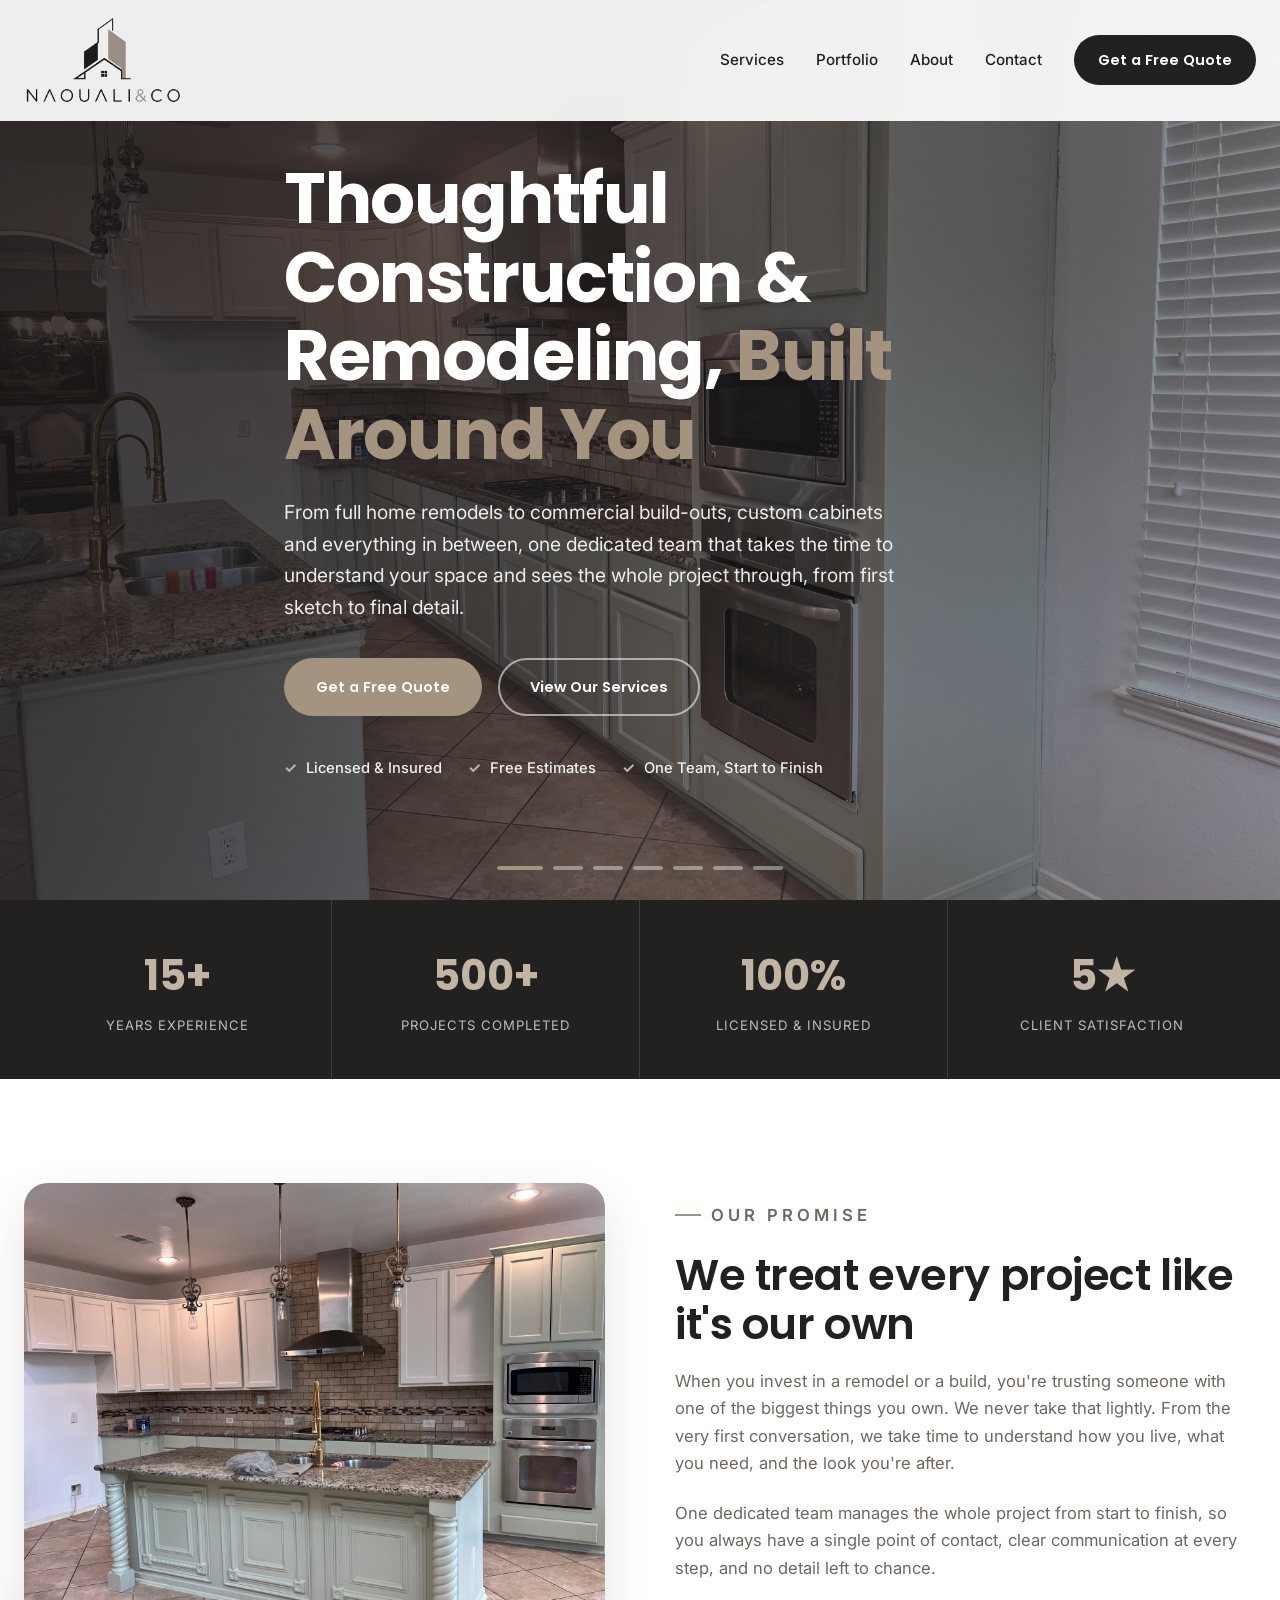
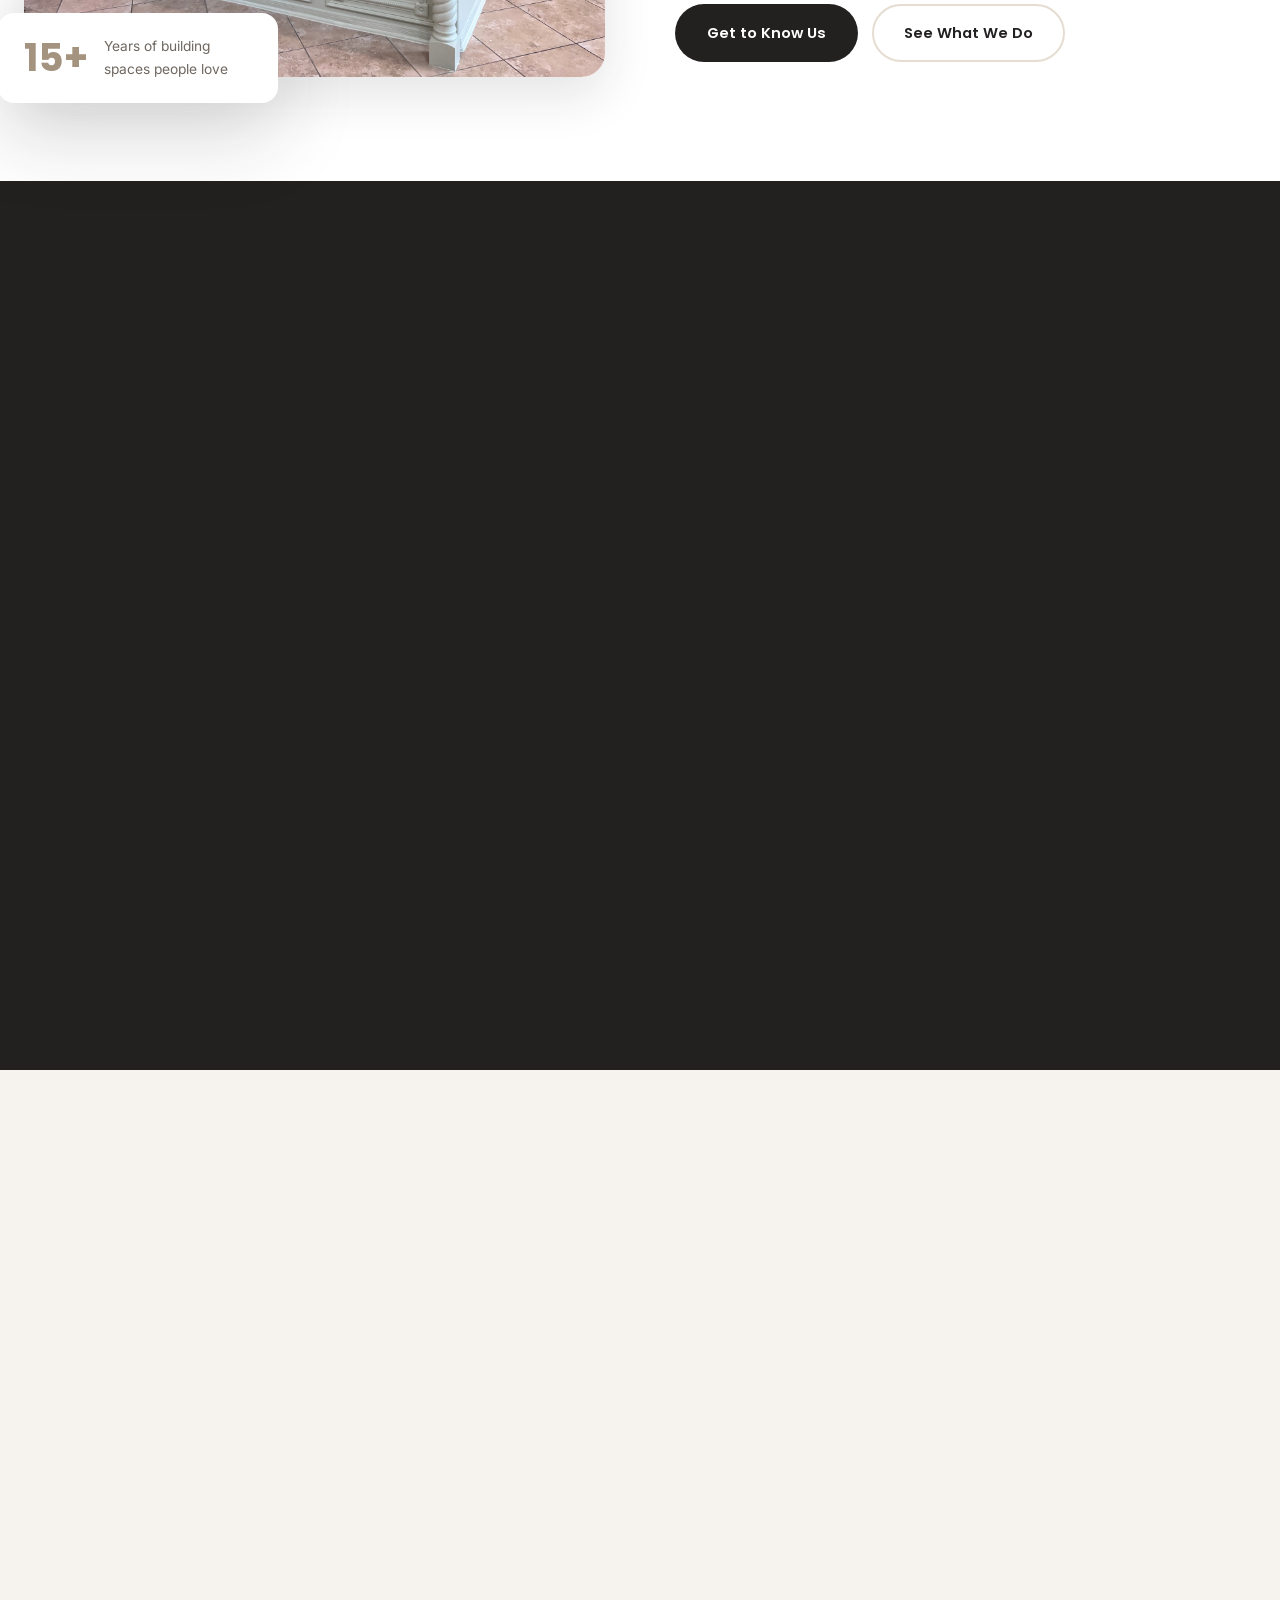
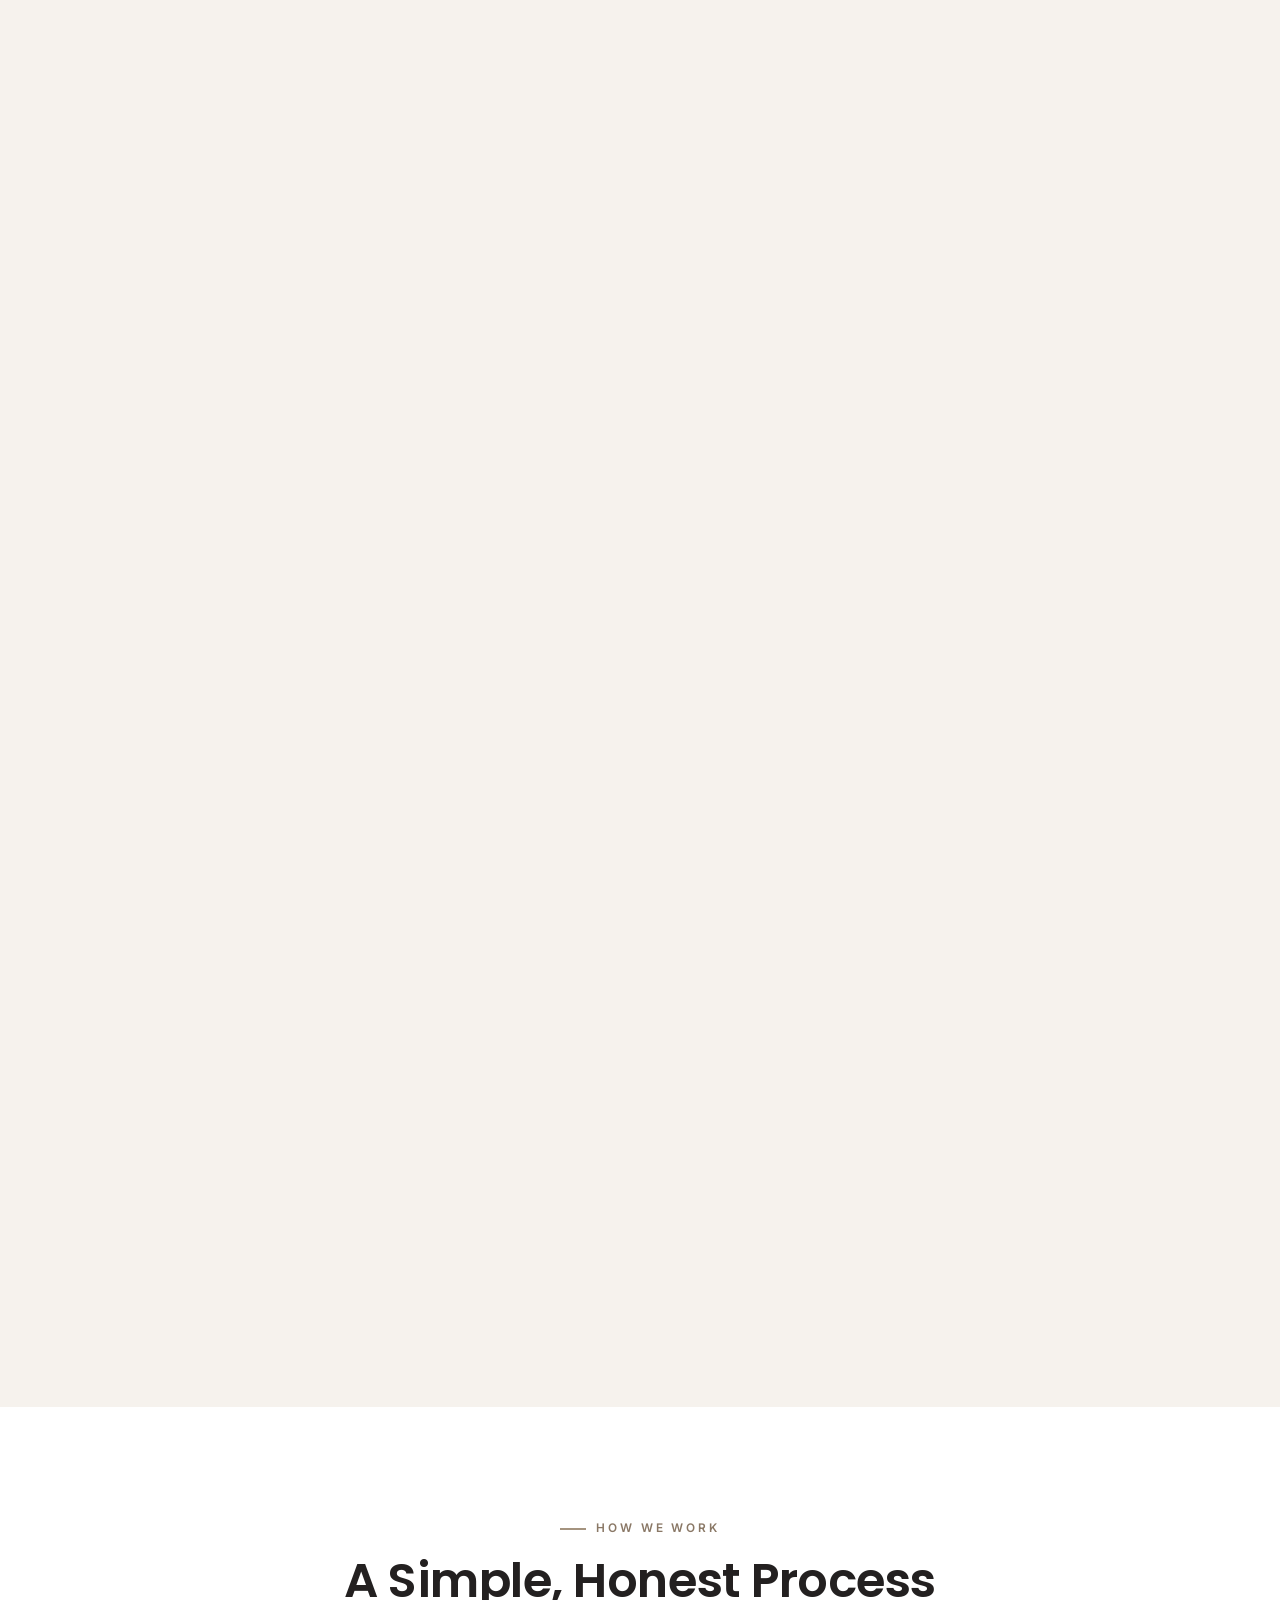
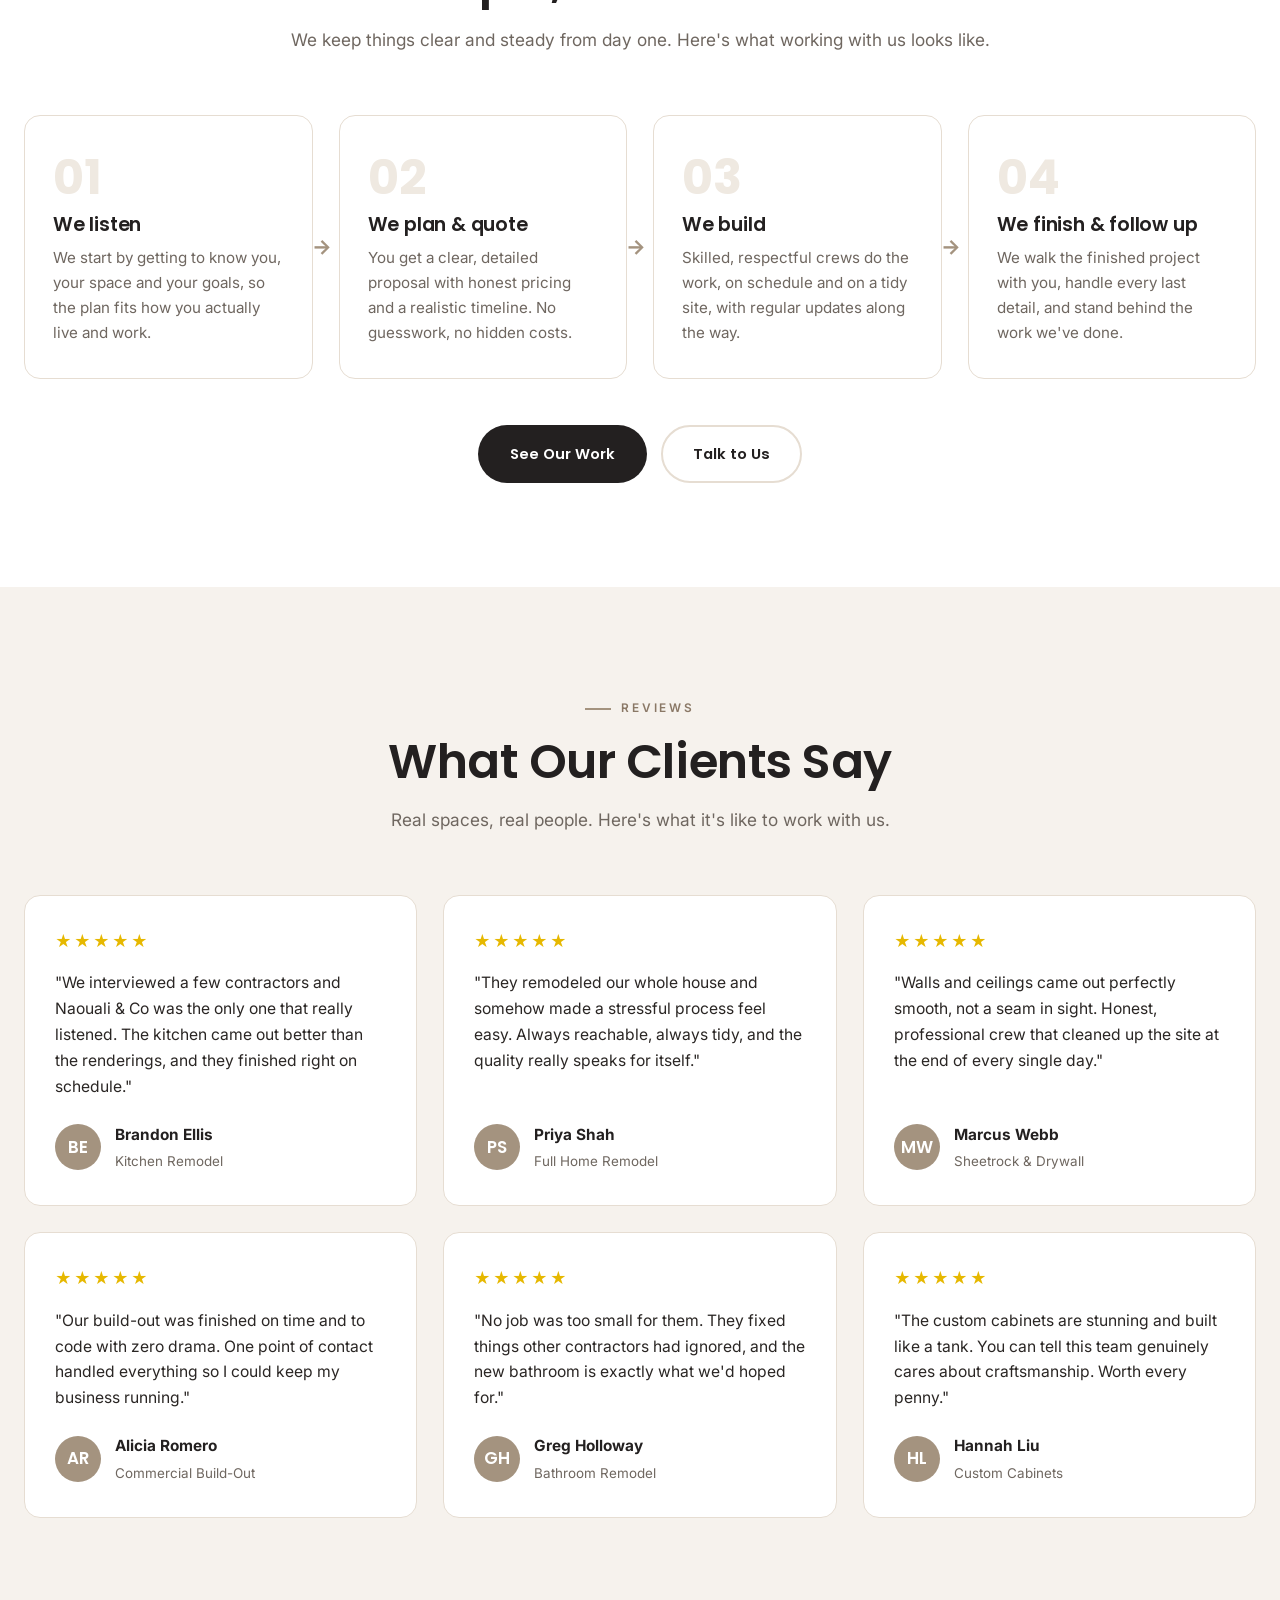
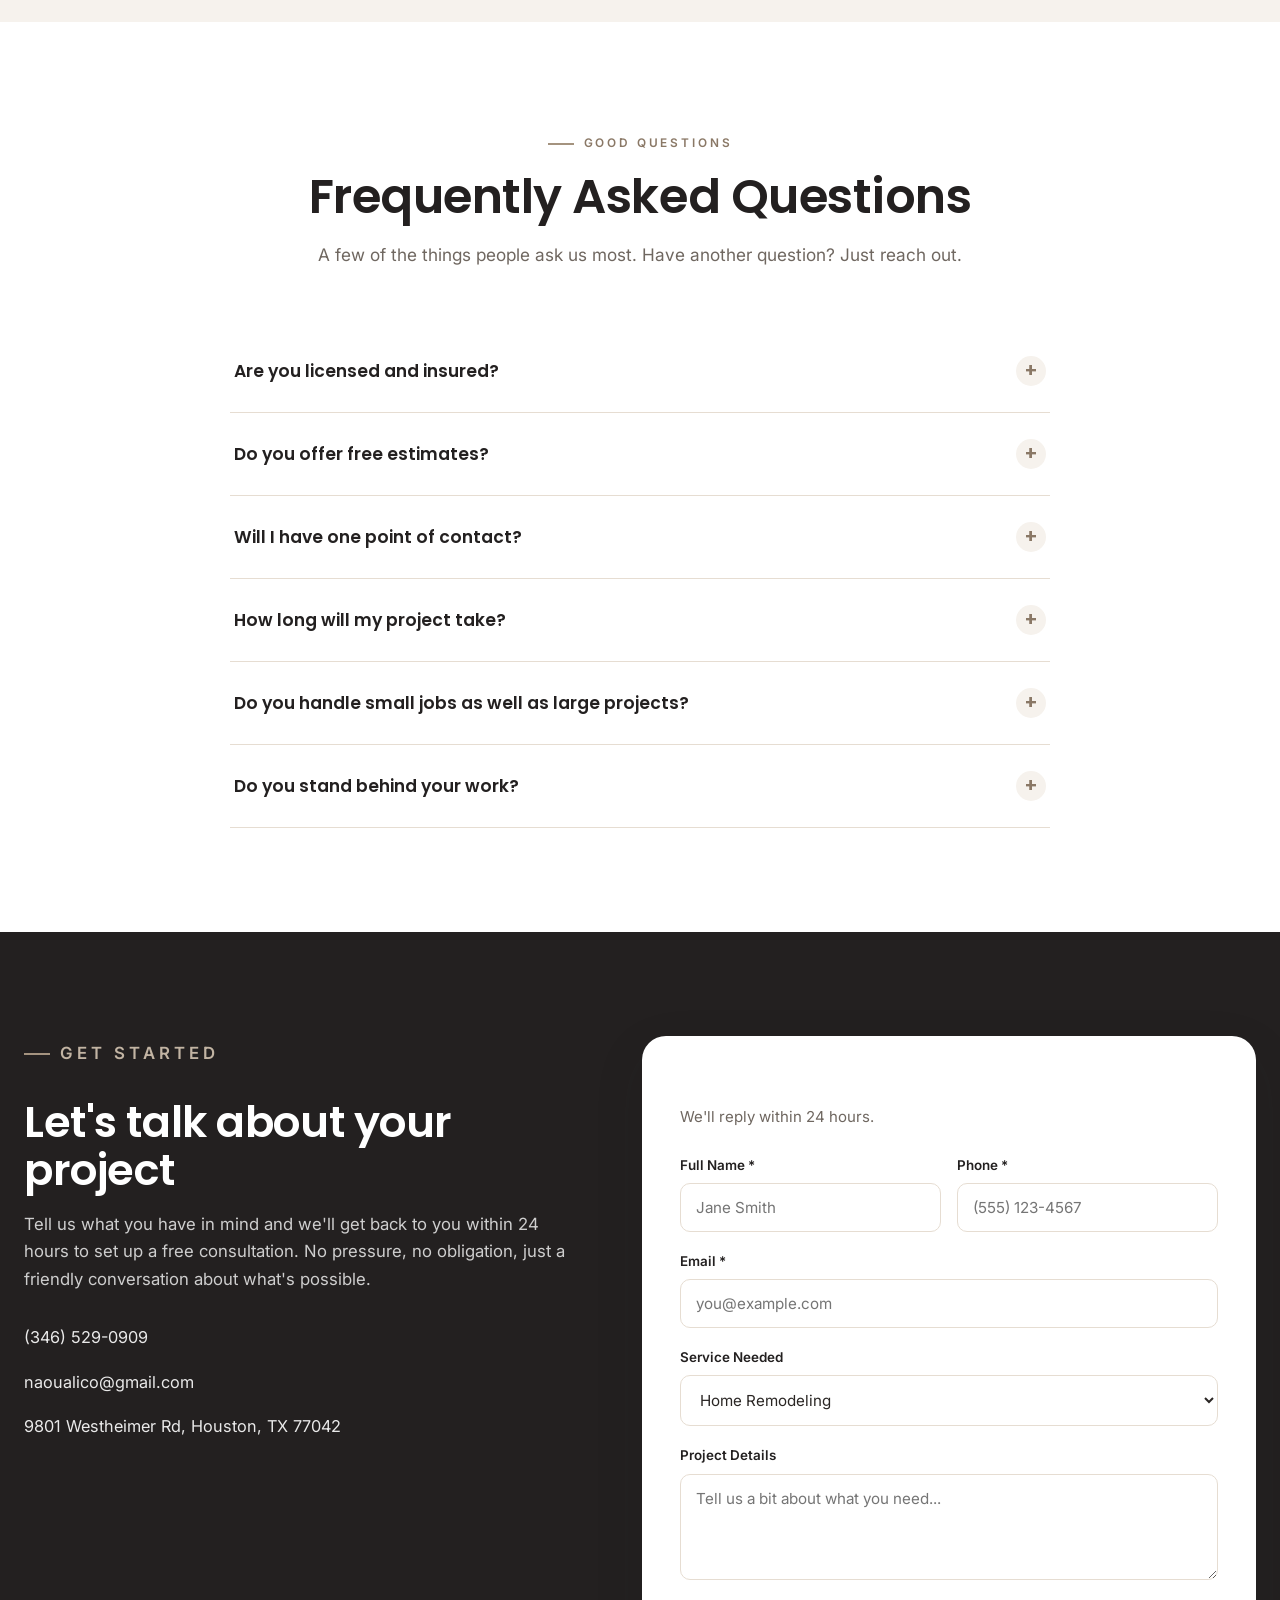
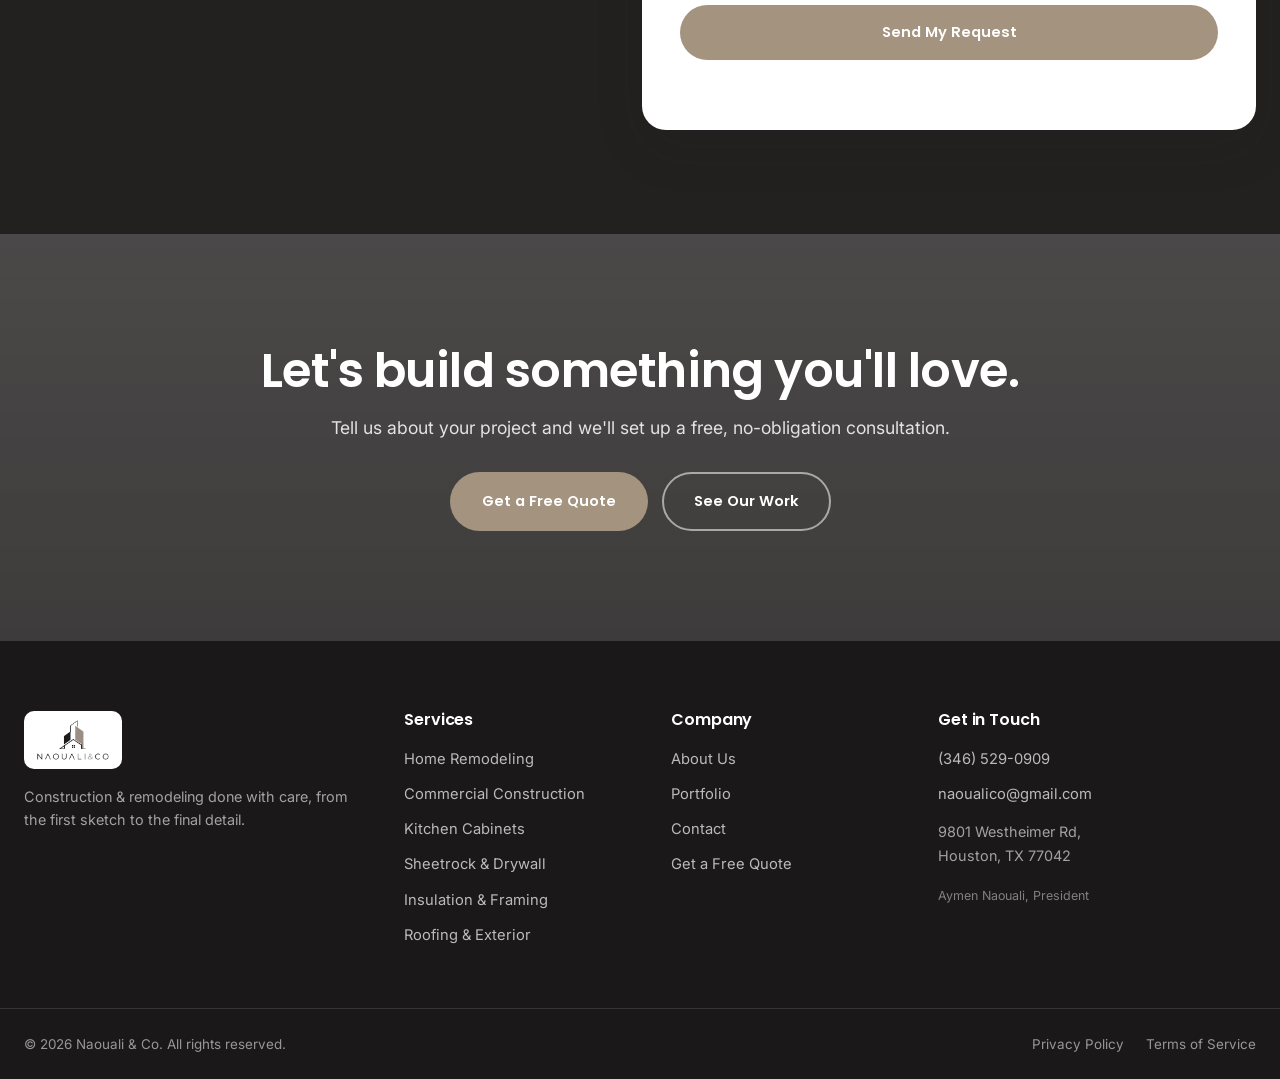
<file: index.html>
<!DOCTYPE html>
<html lang="en">
<head>
  <meta charset="UTF-8" />
  <meta name="viewport" content="width=device-width, initial-scale=1.0" />
  <title>Naouali &amp; Co | Construction &amp; Remodeling Contractor</title>
  <meta name="description" content="Naouali & Co is a full-service construction & remodeling company. Home remodels, commercial construction, custom kitchen cabinets, sheetrock, insulation and finishing, one dedicated team, start to finish." />

  <link rel="icon" type="image/png" href="static/logo.png" />

  <meta property="og:title" content="Naouali & Co | Construction & Remodeling" />
  <meta property="og:description" content="Thoughtful construction & remodeling, built around you. One team, from first sketch to final detail." />
  <meta property="og:image" content="static/logo.png" />
  <meta property="og:type" content="website" />

  <link rel="preconnect" href="https://fonts.googleapis.com" />
  <link rel="preconnect" href="https://fonts.gstatic.com" crossorigin />
  <link href="https://fonts.googleapis.com/css2?family=Poppins:wght@400;500;600;700&family=Inter:wght@300;400;500;600&display=swap" rel="stylesheet" />

  <link rel="stylesheet" href="styles.css" />
</head>
<body>

  <!-- ===== NAVBAR ===== -->
  <header class="navbar" id="navbar">
    <div class="container nav-inner">
      <a href="index.html" class="brand" aria-label="Naouali and Co home">
        <img src="static/logo.png" alt="Naouali & Co logo" class="brand-logo" />
      </a>
      <nav class="nav-links" id="navLinks">
        <a href="services.html">Services</a>
        <a href="portfolio.html">Portfolio</a>
        <a href="about.html">About</a>
        <a href="contact.html">Contact</a>
        <a href="contact.html" class="btn btn-nav">Get a Free Quote</a>
      </nav>
      <button class="nav-toggle" id="navToggle" aria-label="Toggle menu" aria-expanded="false">
        <span></span><span></span><span></span>
      </button>
    </div>
  </header>

  <!-- ===== HERO (carousel) ===== -->
  <section class="hero" id="home">
    <div class="hero-slides">
      <div class="hero-slide active" style="background-image:url('static/images/kitchen-cabinets/IMG_2395.jpeg')"></div>
      <div class="hero-slide" style="background-image:url('static/images/commercial-insulation/IMG_7858.jpeg')"></div>
      <div class="hero-slide" style="background-image:url('static/images/kitchen-cabinets/IMG_2375.jpeg')"></div>
      <div class="hero-slide" style="background-image:url('static/images/sheet-rock-install/after.jpeg')"></div>
      <div class="hero-slide" style="background-image:url('static/images/kitchen-cabinets/IMG_2398.jpeg')"></div>
      <div class="hero-slide" style="background-image:url('static/images/commercial-insulation/IMG_7860.jpeg')"></div>
      <div class="hero-slide" style="background-image:url('static/images/bathrooms/master-bath-marble-suite.jpeg')"></div>
    </div>
    <div class="hero-overlay"></div>

    <div class="container hero-content">
      <h1 class="reveal d1">Thoughtful Construction &amp; Remodeling, <span class="accent">Built Around You</span></h1>
      <p class="hero-sub reveal d2">From full home remodels to commercial build-outs, custom cabinets and everything in between, one dedicated team that takes the time to understand your space and sees the whole project through, from first sketch to final detail.</p>
      <div class="hero-cta reveal d3">
        <a href="contact.html" class="btn btn-primary">Get a Free Quote</a>
        <a href="services.html" class="btn btn-ghost">View Our Services</a>
      </div>
      <ul class="hero-points reveal d4">
        <li><span class="ic">✓</span> Licensed &amp; Insured</li>
        <li><span class="ic">✓</span> Free Estimates</li>
        <li><span class="ic">✓</span> One Team, Start to Finish</li>
      </ul>
    </div>

    <div class="hero-dots" aria-label="Hero slides">
      <button class="active" aria-label="Slide 1"></button>
      <button aria-label="Slide 2"></button>
      <button aria-label="Slide 3"></button>
      <button aria-label="Slide 4"></button>
      <button aria-label="Slide 5"></button>
      <button aria-label="Slide 6"></button>
      <button aria-label="Slide 7"></button>
    </div>
  </section>

  <!-- ===== TRUST BAR ===== -->
  <section class="trustbar">
    <div class="container trust-grid">
      <div class="trust-item"><strong>15+</strong><span>Years Experience</span></div>
      <div class="trust-item"><strong>500+</strong><span>Projects Completed</span></div>
      <div class="trust-item"><strong>100%</strong><span>Licensed &amp; Insured</span></div>
      <div class="trust-item"><strong>5★</strong><span>Client Satisfaction</span></div>
    </div>
  </section>

  <!-- ===== PROMISE / MISSION ===== -->
  <section class="section">
    <div class="container split">
      <div class="split-media reveal">
        <img loading="lazy" src="static/images/kitchen-cabinets/IMG_2397.jpeg" alt="Naouali & Co craftsmanship" />
        <div class="split-badge">
          <span class="num">15+</span>
          <span class="lbl">Years of building spaces people love</span>
        </div>
      </div>
      <div class="split-text reveal d2">
        <p class="eyebrow">Our Promise</p>
        <h2>We treat every project like it's our own</h2>
        <p>When you invest in a remodel or a build, you're trusting someone with one of the biggest things you own. We never take that lightly. From the very first conversation, we take time to understand how you live, what you need, and the look you're after.</p>
        <p>One dedicated team manages the whole project from start to finish, so you always have a single point of contact, clear communication at every step, and no detail left to chance.</p>
        <div class="btn-row">
          <a href="about.html" class="btn btn-dark">Get to Know Us</a>
          <a href="services.html" class="btn btn-outline">See What We Do</a>
        </div>
      </div>
    </div>
  </section>

  <!-- ===== WHY CHOOSE US ===== -->
  <section class="section section-dark">
    <div class="container split reverse">
      <div class="split-media reveal">
        <img loading="lazy" src="static/images/commercial-insulation/IMG_7859.jpeg" alt="On-site work in progress" />
      </div>
      <div class="split-text reveal d2">
        <p class="eyebrow light">Why Choose Us</p>
        <h2>Why homeowners &amp; businesses choose Naouali &amp; Co</h2>
        <p>Remodeling and construction should feel like a partnership, not a gamble. Here's what you can count on when you work with us.</p>
        <div class="feature-list">
          <div class="feature-item">
            <div>
              <h4>A single point of contact</h4>
              <p>You'll always know who to call. One project lead oversees everything, keeps you updated, and actually answers when you reach out.</p>
            </div>
          </div>
          <div class="feature-item">
            <div>
              <h4>Craftsmanship that lasts</h4>
              <p>We don't cut corners or rush the finish. Quality materials and careful workmanship that hold up beautifully for years to come.</p>
            </div>
          </div>
          <div class="feature-item">
            <div>
              <h4>No job too big or too small</h4>
              <p>From a single room and small repairs to full remodels and commercial build-outs, we bring the same care to every project.</p>
            </div>
          </div>
        </div>
        <a href="portfolio.html" class="btn btn-primary">See Our Work</a>
      </div>
    </div>
  </section>

  <!-- ===== SERVICES ===== -->
  <section class="section section-alt" id="services">
    <div class="container">
      <div class="section-head reveal">
        <p class="eyebrow center-eb">What We Do</p>
        <h2>Our Services</h2>
        <p class="section-lead">From full remodels to the finishing touches, one experienced team handles every part of your project under one roof, so you never have to juggle multiple contractors.</p>
      </div>

      <div class="svc-grid">
        <article class="svc-card reveal">
          <div class="svc-media"><img loading="lazy" src="static/images/kitchen-cabinets/IMG_2395.jpeg" alt="Home remodeling" /></div>
          <div class="svc-body"><h3>Home Remodeling</h3><p>Kitchens, bathrooms, basements and whole-home renovations, thoughtfully designed and built to fit the way you live.</p><a href="services.html#remodeling" class="svc-link">Learn more</a></div>
        </article>
        <article class="svc-card reveal d1">
          <div class="svc-media"><img loading="lazy" src="static/images/commercial-insulation/IMG_7858.jpeg" alt="Commercial construction" /></div>
          <div class="svc-body"><h3>Commercial Construction</h3><p>Build-outs, tenant improvements and commercial spaces delivered to code, on schedule, and with minimal disruption to your business.</p><a href="services.html#commercial" class="svc-link">Learn more</a></div>
        </article>
        <article class="svc-card reveal d2">
          <div class="svc-media"><img loading="lazy" src="static/images/kitchen-cabinets/IMG_2375.jpeg" alt="Kitchen cabinets" /></div>
          <div class="svc-body"><h3>Kitchen Cabinets</h3><p>Custom cabinetry designed for your space and built to last, from clean modern lines to timeless, detailed craftsmanship.</p><a href="services.html#cabinets" class="svc-link">Learn more</a></div>
        </article>
        <article class="svc-card reveal">
          <div class="svc-media"><img loading="lazy" src="static/images/sheet-rock-install/after.jpeg" alt="Sheetrock and drywall" /></div>
          <div class="svc-body"><h3>Sheetrock &amp; Drywall</h3><p>Expert hanging, taping and finishing for walls and ceilings that are smooth, straight and perfectly ready for paint.</p><a href="services.html#sheetrock" class="svc-link">Learn more</a></div>
        </article>
        <article class="svc-card reveal d1">
          <div class="svc-media"><img loading="lazy" src="static/images/commercial-insulation/IMG_7860.jpeg" alt="Insulation and framing" /></div>
          <div class="svc-body"><h3>Insulation &amp; Framing</h3><p>Solid framing and proper insulation that make your space sound, comfortable and energy-efficient from the ground up.</p><a href="services.html#insulation" class="svc-link">Learn more</a></div>
        </article>
        <article class="svc-card reveal d2">
          <div class="svc-media"><img loading="lazy" src="static/images/kitchen-cabinets/IMG_2398.jpeg" alt="Finishing and trim" /></div>
          <div class="svc-body"><h3>Finishing &amp; More</h3><p>Flooring, trim, painting and all the final details that turn a finished build into a space you genuinely love.</p><a href="services.html#finishing" class="svc-link">Learn more</a></div>
        </article>
        <article class="svc-card reveal">
          <div class="svc-media"><img loading="lazy" src="static/images/services/roofing.jpg" alt="Roof installation and repair" /></div>
          <div class="svc-body"><h3>Roofing</h3><p>Roof installation and repair that protects your home from the top down, quality materials and clean, careful work.</p><a href="services.html#exterior" class="svc-link">Learn more</a></div>
        </article>
        <article class="svc-card reveal d1">
          <div class="svc-media"><img loading="lazy" src="static/images/services/landscaping.jpg" alt="Professional landscaping" /></div>
          <div class="svc-body"><h3>Landscaping</h3><p>Landscaping and hardscaping that make the outside of your home look as good as the inside, built to last.</p><a href="services.html#exterior" class="svc-link">Learn more</a></div>
        </article>
        <article class="svc-card reveal d2">
          <div class="svc-media"><img loading="lazy" src="static/images/services/irrigation.jpg" alt="Lawn irrigation and sprinkler systems" /></div>
          <div class="svc-body"><h3>Irrigation Systems</h3><p>Efficient irrigation and sprinkler systems, plus drainage and grading to keep your grounds healthy year-round.</p><a href="services.html#exterior" class="svc-link">Learn more</a></div>
        </article>
      </div>
    </div>
  </section>

  <!-- ===== PROCESS ===== -->
  <section class="section">
    <div class="container">
      <div class="section-head reveal">
        <p class="eyebrow center-eb">How We Work</p>
        <h2>A Simple, Honest Process</h2>
        <p class="section-lead">We keep things clear and steady from day one. Here's what working with us looks like.</p>
      </div>
      <div class="steps">
        <div class="step reveal"><div class="step-num">01</div><h4>We listen</h4><p>We start by getting to know you, your space and your goals, so the plan fits how you actually live and work.</p></div>
        <div class="step reveal d1"><div class="step-num">02</div><h4>We plan &amp; quote</h4><p>You get a clear, detailed proposal with honest pricing and a realistic timeline. No guesswork, no hidden costs.</p></div>
        <div class="step reveal d2"><div class="step-num">03</div><h4>We build</h4><p>Skilled, respectful crews do the work, on schedule and on a tidy site, with regular updates along the way.</p></div>
        <div class="step reveal d3"><div class="step-num">04</div><h4>We finish &amp; follow up</h4><p>We walk the finished project with you, handle every last detail, and stand behind the work we've done.</p></div>
      </div>
      <div class="center" style="margin-top:46px">
        <div class="btn-row" style="justify-content:center">
          <a href="portfolio.html" class="btn btn-dark reveal">See Our Work</a>
          <a href="contact.html" class="btn btn-outline reveal d1">Talk to Us</a>
        </div>
      </div>
    </div>
  </section>

  <!-- ===== TESTIMONIALS ===== -->
  <section class="section section-alt">
    <div class="container">
      <div class="section-head reveal">
        <p class="eyebrow center-eb">Reviews</p>
        <h2>What Our Clients Say</h2>
        <p class="section-lead">Real spaces, real people. Here's what it's like to work with us.</p>
      </div>
      <div class="tmt-grid">
        <article class="tmt-card reveal">
          <div class="tmt-stars">★★★★★</div>
          <p>"We interviewed a few contractors and Naouali &amp; Co was the only one that really listened. The kitchen came out better than the renderings, and they finished right on schedule."</p>
          <div class="tmt-who"><div class="tmt-avatar">BE</div><div><strong>Brandon Ellis</strong><span>Kitchen Remodel</span></div></div>
        </article>
        <article class="tmt-card reveal d1">
          <div class="tmt-stars">★★★★★</div>
          <p>"They remodeled our whole house and somehow made a stressful process feel easy. Always reachable, always tidy, and the quality really speaks for itself."</p>
          <div class="tmt-who"><div class="tmt-avatar">PS</div><div><strong>Priya Shah</strong><span>Full Home Remodel</span></div></div>
        </article>
        <article class="tmt-card reveal d2">
          <div class="tmt-stars">★★★★★</div>
          <p>"Walls and ceilings came out perfectly smooth, not a seam in sight. Honest, professional crew that cleaned up the site at the end of every single day."</p>
          <div class="tmt-who"><div class="tmt-avatar">MW</div><div><strong>Marcus Webb</strong><span>Sheetrock &amp; Drywall</span></div></div>
        </article>
        <article class="tmt-card reveal">
          <div class="tmt-stars">★★★★★</div>
          <p>"Our build-out was finished on time and to code with zero drama. One point of contact handled everything so I could keep my business running."</p>
          <div class="tmt-who"><div class="tmt-avatar">AR</div><div><strong>Alicia Romero</strong><span>Commercial Build-Out</span></div></div>
        </article>
        <article class="tmt-card reveal d1">
          <div class="tmt-stars">★★★★★</div>
          <p>"No job was too small for them. They fixed things other contractors had ignored, and the new bathroom is exactly what we'd hoped for."</p>
          <div class="tmt-who"><div class="tmt-avatar">GH</div><div><strong>Greg Holloway</strong><span>Bathroom Remodel</span></div></div>
        </article>
        <article class="tmt-card reveal d2">
          <div class="tmt-stars">★★★★★</div>
          <p>"The custom cabinets are stunning and built like a tank. You can tell this team genuinely cares about craftsmanship. Worth every penny."</p>
          <div class="tmt-who"><div class="tmt-avatar">HL</div><div><strong>Hannah Liu</strong><span>Custom Cabinets</span></div></div>
        </article>
      </div>
    </div>
  </section>

  <!-- ===== FAQ ===== -->
  <section class="section">
    <div class="container">
      <div class="section-head reveal">
        <p class="eyebrow center-eb">Good Questions</p>
        <h2>Frequently Asked Questions</h2>
        <p class="section-lead">A few of the things people ask us most. Have another question? Just reach out.</p>
      </div>
      <div class="faq-wrap reveal">
        <div class="faq-item">
          <button class="faq-q">Are you licensed and insured? <span class="faq-ic">+</span></button>
          <div class="faq-a"><p>Yes, Naouali &amp; Co is fully licensed and insured. We're always happy to provide proof of insurance and references before any work begins.</p></div>
        </div>
        <div class="faq-item">
          <button class="faq-q">Do you offer free estimates? <span class="faq-ic">+</span></button>
          <div class="faq-a"><p>We do. Every project starts with a free, no-obligation consultation and a clear, detailed quote, so you know exactly what to expect before committing to anything.</p></div>
        </div>
        <div class="faq-item">
          <button class="faq-q">Will I have one point of contact? <span class="faq-ic">+</span></button>
          <div class="faq-a"><p>Always. One dedicated project lead oversees your entire project from start to finish, keeps you updated, and is your go-to for any questions along the way.</p></div>
        </div>
        <div class="faq-item">
          <button class="faq-q">How long will my project take? <span class="faq-ic">+</span></button>
          <div class="faq-a"><p>It depends on the size and scope of the work, but we'll give you a realistic timeline up front and keep you posted on progress so there are no surprises.</p></div>
        </div>
        <div class="faq-item">
          <button class="faq-q">Do you handle small jobs as well as large projects? <span class="faq-ic">+</span></button>
          <div class="faq-a"><p>Absolutely. No job is too small. From minor repairs and a single room to full remodels and commercial build-outs, we bring the same care to every project.</p></div>
        </div>
        <div class="faq-item">
          <button class="faq-q">Do you stand behind your work? <span class="faq-ic">+</span></button>
          <div class="faq-a"><p>Yes. We take real pride in our workmanship, and if something isn't right, we'll make it right. Your satisfaction is what earns us referrals and repeat clients.</p></div>
        </div>
      </div>
    </div>
  </section>

  <!-- ===== CONTACT / CTA ===== -->
  <section class="section section-dark" id="contact">
    <div class="container quote-grid">
      <div class="quote-intro reveal">
        <p class="eyebrow light">Get Started</p>
        <h2>Let's talk about your project</h2>
        <p>Tell us what you have in mind and we'll get back to you within 24 hours to set up a free consultation. No pressure, no obligation, just a friendly conversation about what's possible.</p>
        <ul class="quote-contact">
          <li><a href="tel:+13465290909">(346) 529-0909</a></li>
          <li><a href="mailto:naoualico@gmail.com">naoualico@gmail.com</a></li>
          <li>9801 Westheimer Rd, Houston, TX 77042</li>
        </ul>
      </div>

      <!-- Connected to Formspree (form id mzdqkvaa). Submissions go to naoualico.com -->
      <form class="quote-form js-quote-form reveal d2" action="https://formspree.io/f/mzdqkvaa" method="POST">
        <h3>Request a Free Quote</h3>
        <p class="form-sub">We'll reply within 24 hours.</p>
        <div class="form-row">
          <div class="field"><label for="name">Full Name *</label><input type="text" id="name" name="name" required placeholder="Jane Smith" /></div>
          <div class="field"><label for="phone">Phone *</label><input type="tel" id="phone" name="phone" required placeholder="(555) 123-4567" /></div>
        </div>
        <div class="field"><label for="email">Email *</label><input type="email" id="email" name="email" required placeholder="you@example.com" /></div>
        <div class="field">
          <label for="service">Service Needed</label>
          <select id="service" name="service">
            <option>Home Remodeling</option>
            <option>Commercial Construction</option>
            <option>Kitchen Cabinets</option>
            <option>Sheetrock &amp; Drywall</option>
            <option>Insulation &amp; Framing</option>
            <option>Finishing &amp; Other</option>
            <option>Roofing</option>
            <option>Landscaping</option>
            <option>Irrigation Systems</option>
            <option>Not sure yet</option>
          </select>
        </div>
        <div class="field"><label for="message">Project Details</label><textarea id="message" name="message" rows="4" placeholder="Tell us a bit about what you need..."></textarea></div>
        <input type="hidden" name="_subject" value="New quote request, Naouali & Co website" />
        <input type="text" name="_gotcha" style="display:none" tabindex="-1" autocomplete="off" />
        <button type="submit" class="btn btn-primary btn-block">Send My Request</button>
        <p class="form-status" role="status"></p>
      </form>
    </div>
  </section>

  <!-- ===== FINAL CTA BAND ===== -->
  <section class="cta-band">
    <div class="container">
      <h2 class="reveal">Let's build something you'll love.</h2>
      <p class="reveal d1">Tell us about your project and we'll set up a free, no-obligation consultation.</p>
      <div class="btn-row reveal d2">
        <a href="contact.html" class="btn btn-primary">Get a Free Quote</a>
        <a href="portfolio.html" class="btn btn-ghost">See Our Work</a>
      </div>
    </div>
  </section>

  <!-- ===== FOOTER ===== -->
  <footer class="footer">
    <div class="container footer-grid">
      <div class="footer-col">
        <img src="static/logo.png" alt="Naouali & Co" class="footer-logo" />
        <p class="footer-tag">Construction &amp; remodeling done with care, from the first sketch to the final detail.</p>
      </div>
      <div class="footer-col">
        <h4>Services</h4>
        <a href="services.html#remodeling">Home Remodeling</a>
        <a href="services.html#commercial">Commercial Construction</a>
        <a href="services.html#cabinets">Kitchen Cabinets</a>
        <a href="services.html#sheetrock">Sheetrock &amp; Drywall</a>
        <a href="services.html#insulation">Insulation &amp; Framing</a>
        <a href="services.html#exterior">Roofing &amp; Exterior</a>
      </div>
      <div class="footer-col">
        <h4>Company</h4>
        <a href="about.html">About Us</a>
        <a href="portfolio.html">Portfolio</a>
        <a href="contact.html">Contact</a>
        <a href="contact.html">Get a Free Quote</a>
      </div>
      <div class="footer-col">
        <h4>Get in Touch</h4>
        <a href="tel:+13465290909">(346) 529-0909</a>
        <a href="mailto:naoualico@gmail.com">naoualico@gmail.com</a>
        <p class="footer-tag" style="margin-top:14px">9801 Westheimer Rd,<br />Houston, TX 77042</p>

        <p class="footer-note">Aymen Naouali, President</p>
      </div>
    </div>
    <div class="container footer-bottom">
      <p>&copy; <span class="js-year"></span> Naouali &amp; Co. All rights reserved.</p>
      <div class="footer-legal">
        <a href="#">Privacy Policy</a>
        <a href="#">Terms of Service</a>
      </div>
    </div>
  </footer>

  <script src="script.js"></script>
</body>
</html>
</file>
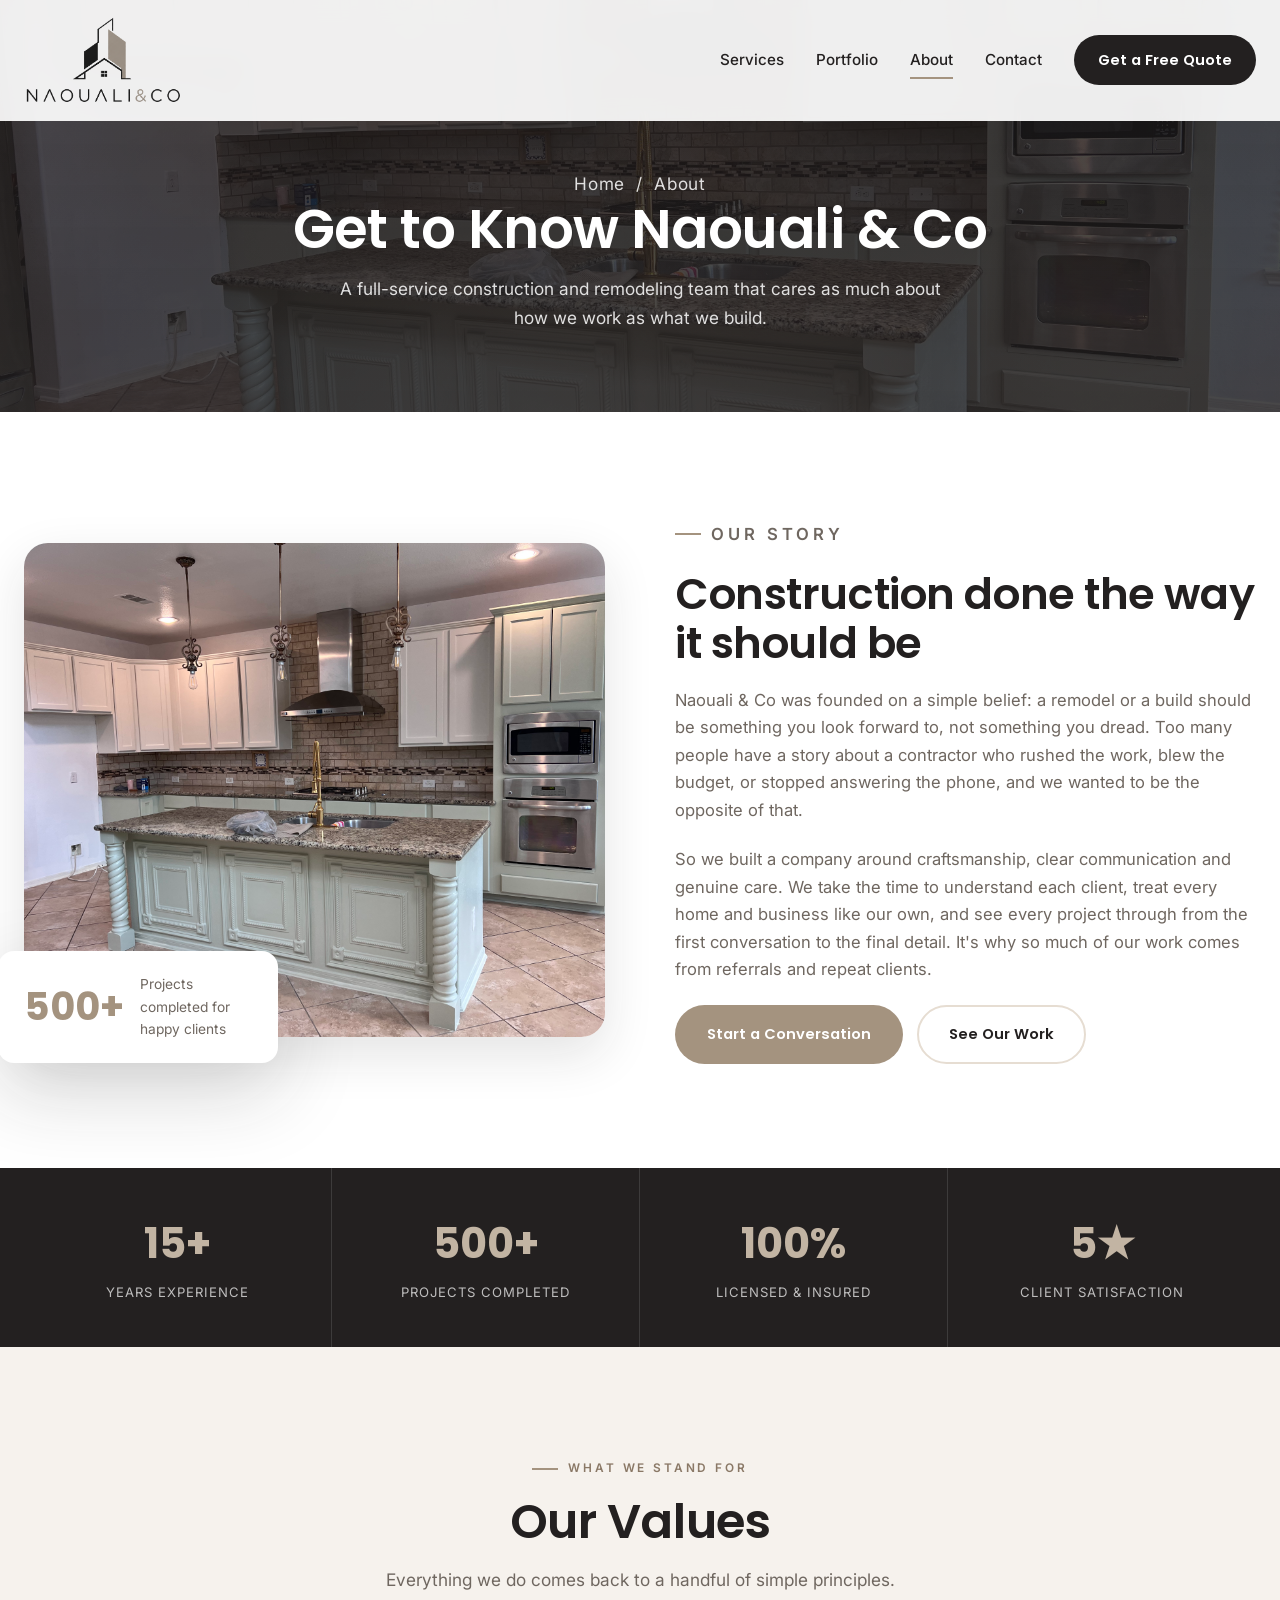
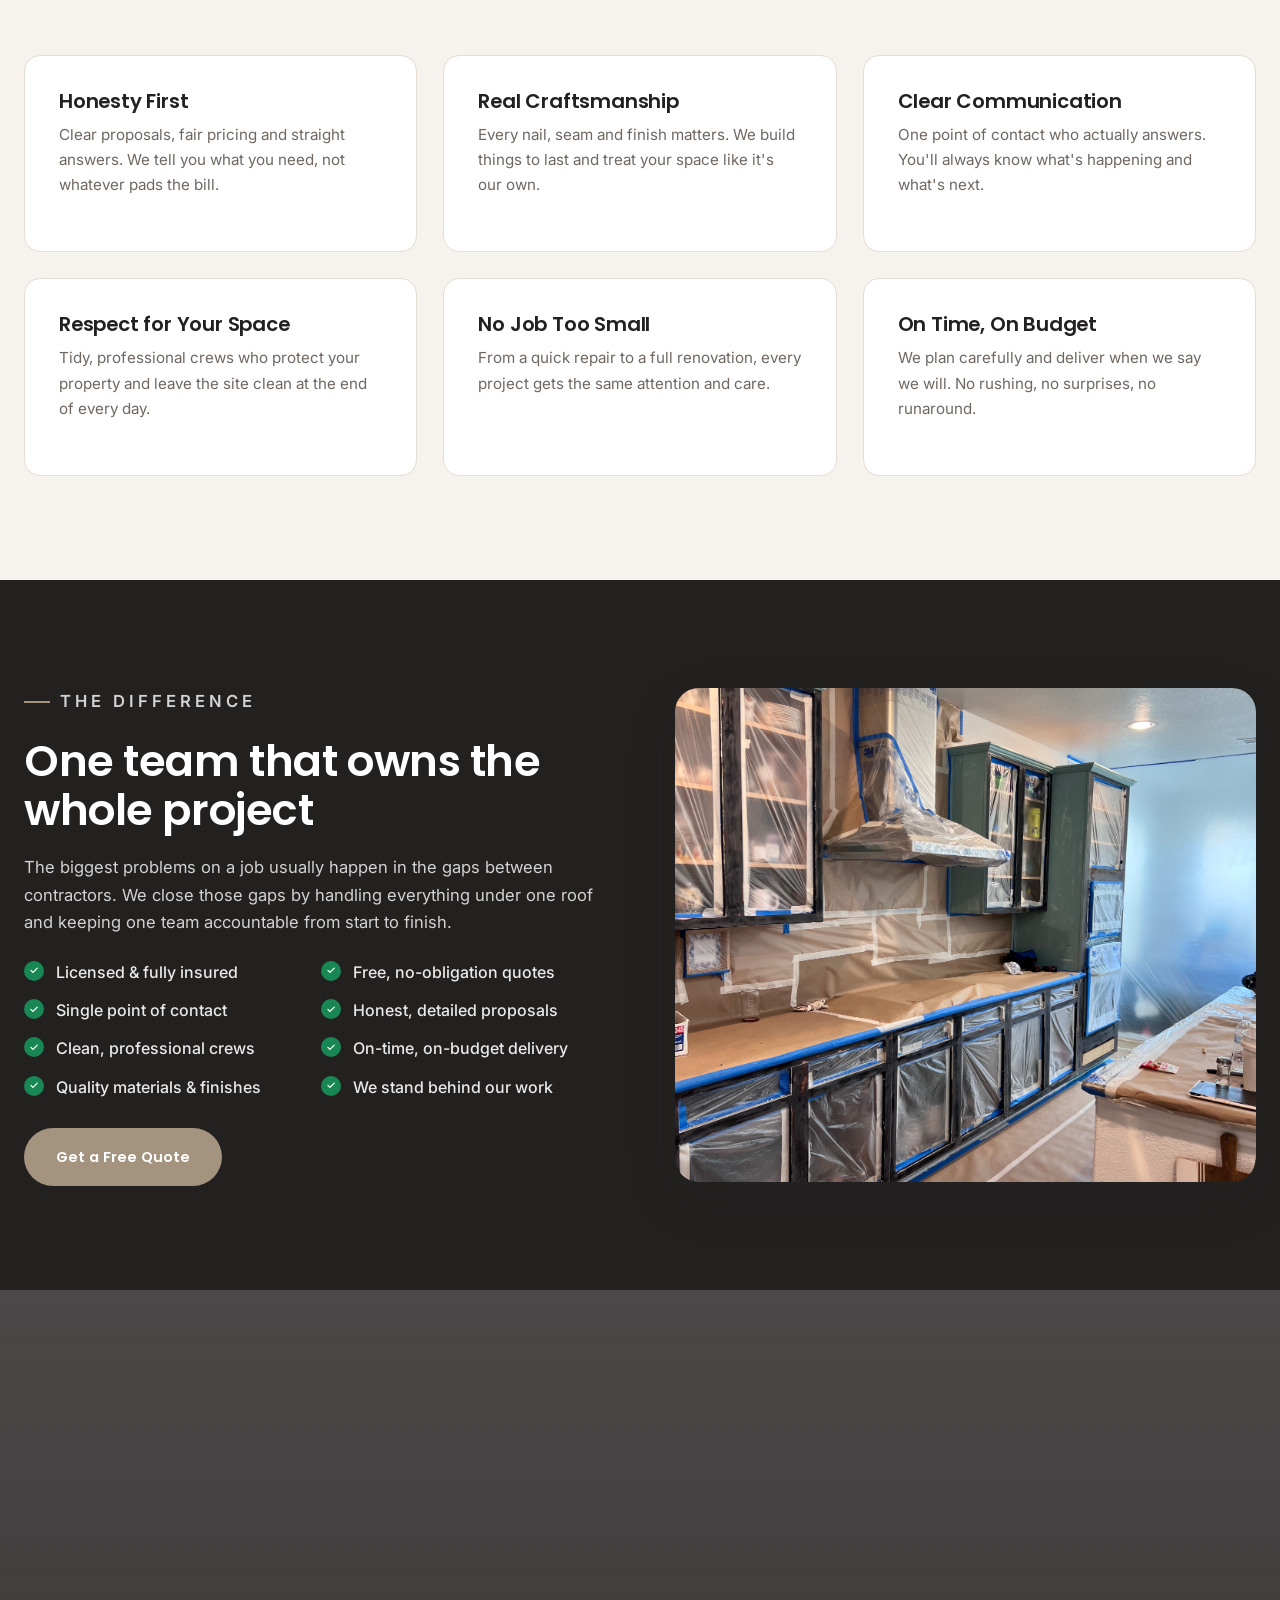
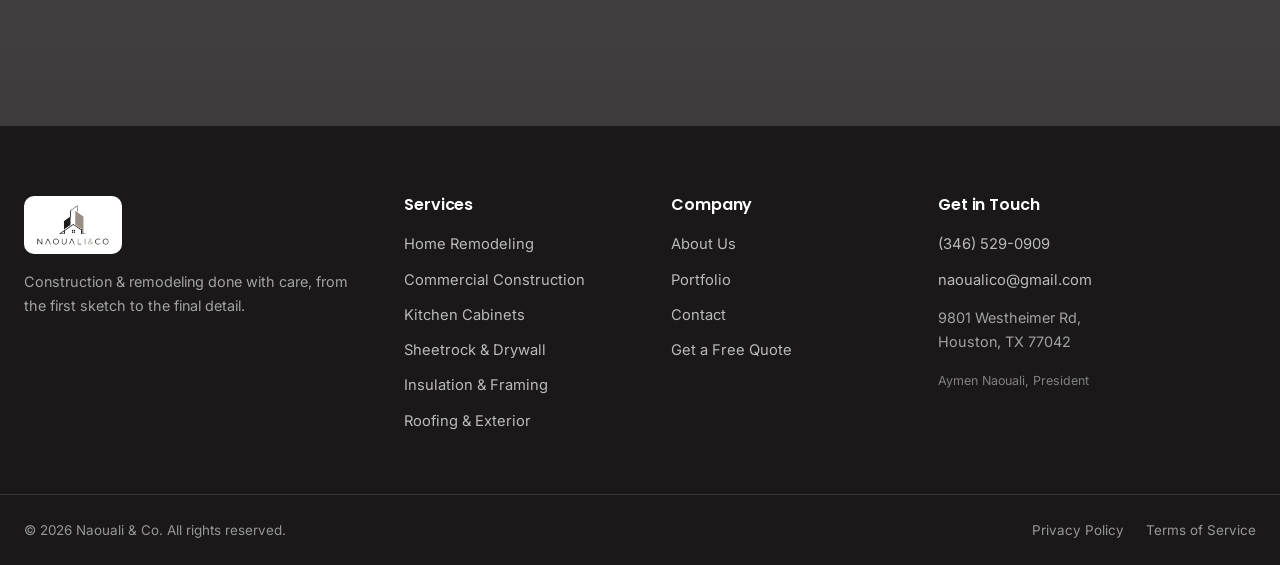
<file: about.html>
<!DOCTYPE html>
<html lang="en">
<head>
  <meta charset="UTF-8" />
  <meta name="viewport" content="width=device-width, initial-scale=1.0" />
  <title>About Us | Naouali &amp; Co</title>
  <meta name="description" content="Naouali & Co is a full-service construction & remodeling company built on craftsmanship, honesty and genuine care for every project. Get to know us." />
  <link rel="icon" type="image/png" href="static/logo.png" />
  <link rel="preconnect" href="https://fonts.googleapis.com" />
  <link rel="preconnect" href="https://fonts.gstatic.com" crossorigin />
  <link href="https://fonts.googleapis.com/css2?family=Poppins:wght@400;500;600;700&family=Inter:wght@300;400;500;600&display=swap" rel="stylesheet" />
  <link rel="stylesheet" href="styles.css" />
</head>
<body>

  <header class="navbar" id="navbar">
    <div class="container nav-inner">
      <a href="index.html" class="brand" aria-label="Naouali and Co home"><img src="static/logo.png" alt="Naouali & Co logo" class="brand-logo" /></a>
      <nav class="nav-links" id="navLinks">
        <a href="services.html">Services</a>
        <a href="portfolio.html">Portfolio</a>
        <a href="about.html" class="is-current">About</a>
        <a href="contact.html">Contact</a>
        <a href="contact.html" class="btn btn-nav">Get a Free Quote</a>
      </nav>
      <button class="nav-toggle" id="navToggle" aria-label="Toggle menu" aria-expanded="false"><span></span><span></span><span></span></button>
    </div>
  </header>

  <section class="page-hero">
    <div class="container">
      <p class="crumbs"><a href="index.html">Home</a> &nbsp;/&nbsp; About</p>
      <h1>Get to Know Naouali &amp; Co</h1>
      <p>A full-service construction and remodeling team that cares as much about how we work as what we build.</p>
    </div>
  </section>

  <!-- Story -->
  <section class="section">
    <div class="container split">
      <div class="split-media reveal">
        <img loading="lazy" src="static/images/kitchen-cabinets/IMG_2397.jpeg" alt="Naouali & Co craftsmanship" />
        <div class="split-badge"><span class="num">500+</span><span class="lbl">Projects completed for happy clients</span></div>
      </div>
      <div class="split-text reveal d2">
        <p class="eyebrow">Our Story</p>
        <h2>Construction done the way it should be</h2>
        <p>Naouali &amp; Co was founded on a simple belief: a remodel or a build should be something you look forward to, not something you dread. Too many people have a story about a contractor who rushed the work, blew the budget, or stopped answering the phone, and we wanted to be the opposite of that.</p>
        <p>So we built a company around craftsmanship, clear communication and genuine care. We take the time to understand each client, treat every home and business like our own, and see every project through from the first conversation to the final detail. It's why so much of our work comes from referrals and repeat clients.</p>
        <div class="btn-row">
          <a href="contact.html" class="btn btn-primary">Start a Conversation</a>
          <a href="portfolio.html" class="btn btn-outline">See Our Work</a>
        </div>
      </div>
    </div>
  </section>

  <!-- Stats -->
  <section class="trustbar">
    <div class="container trust-grid">
      <div class="trust-item"><strong>15+</strong><span>Years Experience</span></div>
      <div class="trust-item"><strong>500+</strong><span>Projects Completed</span></div>
      <div class="trust-item"><strong>100%</strong><span>Licensed &amp; Insured</span></div>
      <div class="trust-item"><strong>5★</strong><span>Client Satisfaction</span></div>
    </div>
  </section>

  <!-- Values -->
  <section class="section section-alt">
    <div class="container">
      <div class="section-head reveal">
        <p class="eyebrow center-eb">What We Stand For</p>
        <h2>Our Values</h2>
        <p class="section-lead">Everything we do comes back to a handful of simple principles.</p>
      </div>
      <div class="svc-grid">
        <article class="svc-card reveal" style="padding:8px"><div class="svc-body"><h3>Honesty First</h3><p>Clear proposals, fair pricing and straight answers. We tell you what you need, not whatever pads the bill.</p></div></article>
        <article class="svc-card reveal d1" style="padding:8px"><div class="svc-body"><h3>Real Craftsmanship</h3><p>Every nail, seam and finish matters. We build things to last and treat your space like it's our own.</p></div></article>
        <article class="svc-card reveal d2" style="padding:8px"><div class="svc-body"><h3>Clear Communication</h3><p>One point of contact who actually answers. You'll always know what's happening and what's next.</p></div></article>
        <article class="svc-card reveal" style="padding:8px"><div class="svc-body"><h3>Respect for Your Space</h3><p>Tidy, professional crews who protect your property and leave the site clean at the end of every day.</p></div></article>
        <article class="svc-card reveal d1" style="padding:8px"><div class="svc-body"><h3>No Job Too Small</h3><p>From a quick repair to a full renovation, every project gets the same attention and care.</p></div></article>
        <article class="svc-card reveal d2" style="padding:8px"><div class="svc-body"><h3>On Time, On Budget</h3><p>We plan carefully and deliver when we say we will. No rushing, no surprises, no runaround.</p></div></article>
      </div>
    </div>
  </section>

  <!-- Why different -->
  <section class="section section-dark">
    <div class="container split">
      <div class="split-text reveal">
        <p class="eyebrow light">The Difference</p>
        <h2>One team that owns the whole project</h2>
        <p>The biggest problems on a job usually happen in the gaps between contractors. We close those gaps by handling everything under one roof and keeping one team accountable from start to finish.</p>
        <ul class="check-list two-col">
          <li>Licensed &amp; fully insured</li>
          <li>Free, no-obligation quotes</li>
          <li>Single point of contact</li>
          <li>Honest, detailed proposals</li>
          <li>Clean, professional crews</li>
          <li>On-time, on-budget delivery</li>
          <li>Quality materials &amp; finishes</li>
          <li>We stand behind our work</li>
        </ul>
        <a href="contact.html" class="btn btn-primary">Get a Free Quote</a>
      </div>
      <div class="split-media reveal d2">
        <img loading="lazy" src="static/images/kitchen-cabinets/IMG_2379.jpeg" alt="Finished work by Naouali & Co" />
      </div>
    </div>
  </section>

  <!-- CTA band -->
  <section class="cta-band">
    <div class="container">
      <h2 class="reveal">Let's build something you'll love.</h2>
      <p class="reveal d1">Reach out for a free, no-obligation consultation, we'd love to hear about your project.</p>
      <div class="btn-row reveal d2">
        <a href="contact.html" class="btn btn-primary">Talk to Us</a>
        <a href="services.html" class="btn btn-ghost">View Our Services</a>
      </div>
    </div>
  </section>

  <footer class="footer">
    <div class="container footer-grid">
      <div class="footer-col">
        <img src="static/logo.png" alt="Naouali & Co" class="footer-logo" />
        <p class="footer-tag">Construction &amp; remodeling done with care, from the first sketch to the final detail.</p>
      </div>
      <div class="footer-col">
        <h4>Services</h4>
        <a href="services.html#remodeling">Home Remodeling</a>
        <a href="services.html#commercial">Commercial Construction</a>
        <a href="services.html#cabinets">Kitchen Cabinets</a>
        <a href="services.html#sheetrock">Sheetrock &amp; Drywall</a>
        <a href="services.html#insulation">Insulation &amp; Framing</a>
        <a href="services.html#exterior">Roofing &amp; Exterior</a>
      </div>
      <div class="footer-col">
        <h4>Company</h4>
        <a href="about.html">About Us</a>
        <a href="portfolio.html">Portfolio</a>
        <a href="contact.html">Contact</a>
        <a href="contact.html">Get a Free Quote</a>
      </div>
      <div class="footer-col">
        <h4>Get in Touch</h4>
        <a href="tel:+13465290909">(346) 529-0909</a>
        <a href="mailto:naoualico@gmail.com">naoualico@gmail.com</a>
        <p class="footer-tag" style="margin-top:14px">9801 Westheimer Rd,<br />Houston, TX 77042</p>

        <p class="footer-note">Aymen Naouali, President</p>
      </div>
    </div>
    <div class="container footer-bottom">
      <p>&copy; <span class="js-year"></span> Naouali &amp; Co. All rights reserved.</p>
      <div class="footer-legal"><a href="#">Privacy Policy</a><a href="#">Terms of Service</a></div>
    </div>
  </footer>

  <script src="script.js"></script>
</body>
</html>
</file>
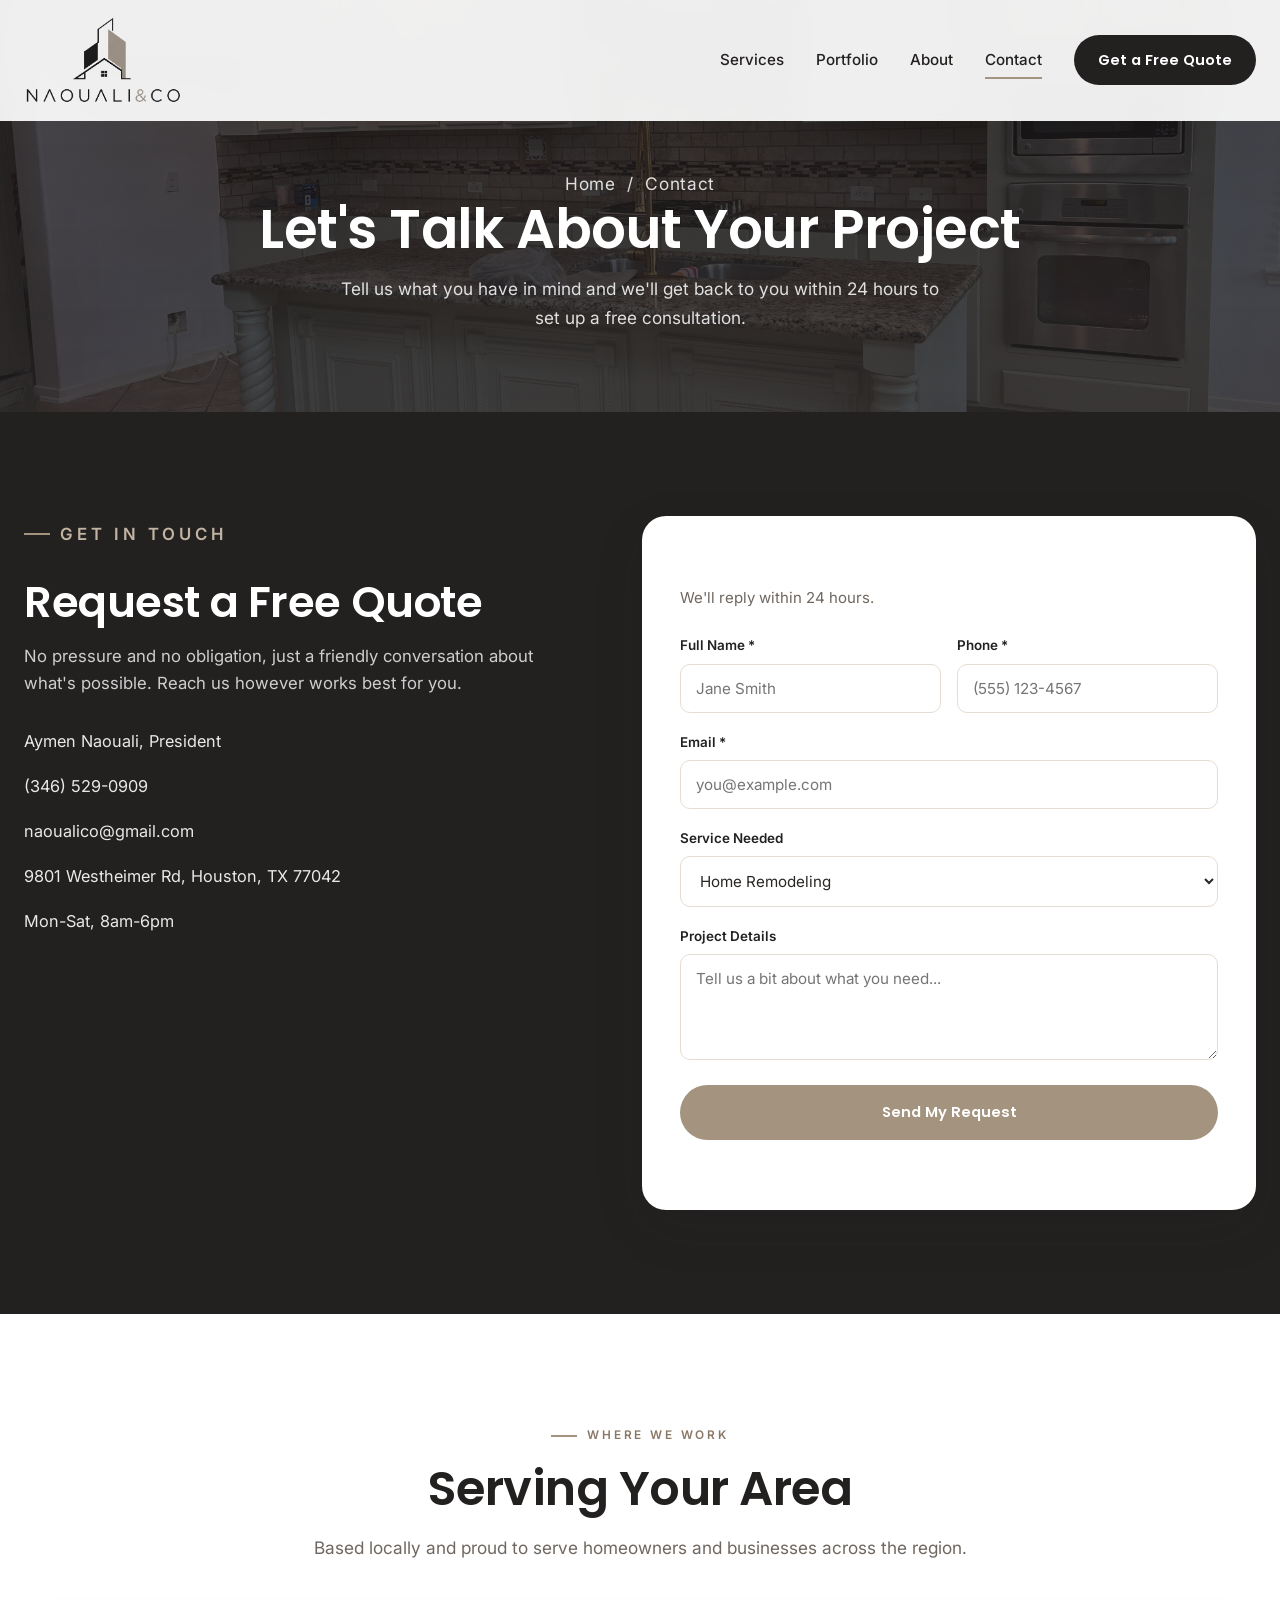
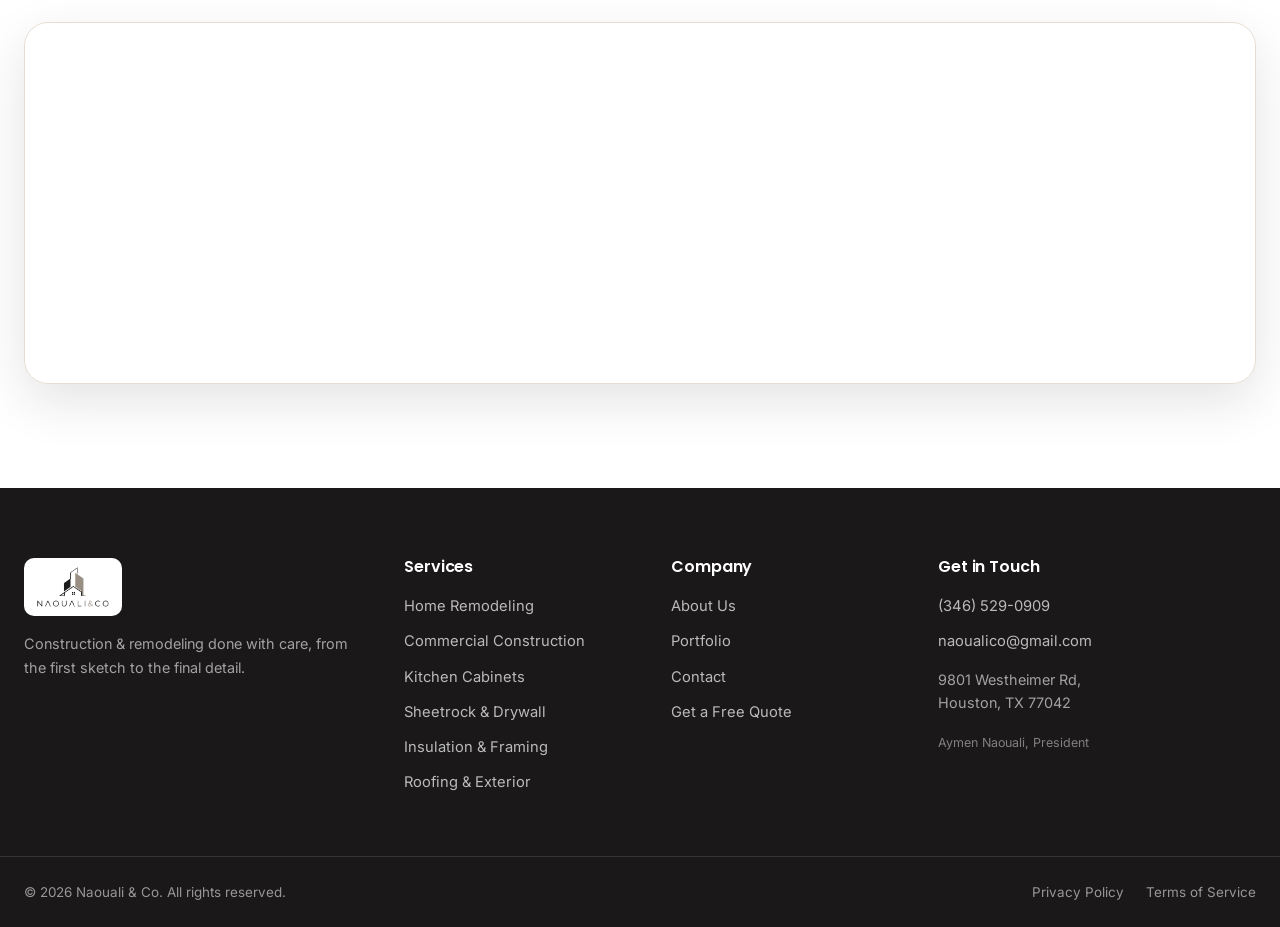
<file: contact.html>
<!DOCTYPE html>
<html lang="en">
<head>
  <meta charset="UTF-8" />
  <meta name="viewport" content="width=device-width, initial-scale=1.0" />
  <title>Contact &amp; Free Quote | Naouali &amp; Co</title>
  <meta name="description" content="Start your project with Naouali & Co. Request a free, no-obligation quote and we'll get back to you within 24 hours to set up a consultation." />
  <link rel="icon" type="image/png" href="static/logo.png" />
  <link rel="preconnect" href="https://fonts.googleapis.com" />
  <link rel="preconnect" href="https://fonts.gstatic.com" crossorigin />
  <link href="https://fonts.googleapis.com/css2?family=Poppins:wght@400;500;600;700&family=Inter:wght@300;400;500;600&display=swap" rel="stylesheet" />
  <link rel="stylesheet" href="styles.css" />
</head>
<body>

  <header class="navbar" id="navbar">
    <div class="container nav-inner">
      <a href="index.html" class="brand" aria-label="Naouali and Co home"><img src="static/logo.png" alt="Naouali & Co logo" class="brand-logo" /></a>
      <nav class="nav-links" id="navLinks">
        <a href="services.html">Services</a>
        <a href="portfolio.html">Portfolio</a>
        <a href="about.html">About</a>
        <a href="contact.html" class="is-current">Contact</a>
        <a href="contact.html" class="btn btn-nav">Get a Free Quote</a>
      </nav>
      <button class="nav-toggle" id="navToggle" aria-label="Toggle menu" aria-expanded="false"><span></span><span></span><span></span></button>
    </div>
  </header>

  <section class="page-hero">
    <div class="container">
      <p class="crumbs"><a href="index.html">Home</a> &nbsp;/&nbsp; Contact</p>
      <h1>Let's Talk About Your Project</h1>
      <p>Tell us what you have in mind and we'll get back to you within 24 hours to set up a free consultation.</p>
    </div>
  </section>

  <!-- Quote form + contact -->
  <section class="section section-dark">
    <div class="container quote-grid">
      <div class="quote-intro reveal">
        <p class="eyebrow light">Get In Touch</p>
        <h2>Request a Free Quote</h2>
        <p>No pressure and no obligation, just a friendly conversation about what's possible. Reach us however works best for you.</p>
        <ul class="quote-contact">
          <li>Aymen Naouali, President</li>
          <li><a href="tel:+13465290909">(346) 529-0909</a></li>
          <li><a href="mailto:naoualico@gmail.com">naoualico@gmail.com</a></li>
          <li>9801 Westheimer Rd, Houston, TX 77042</li>
          <li>Mon-Sat, 8am-6pm</li>
        </ul>
      </div>

      <!-- Connected to Formspree (form id mzdqkvaa). Submissions go to naoualico.com -->
      <form class="quote-form js-quote-form reveal d2" action="https://formspree.io/f/mzdqkvaa" method="POST">
        <h3>Tell us about your project</h3>
        <p class="form-sub">We'll reply within 24 hours.</p>
        <div class="form-row">
          <div class="field"><label for="name">Full Name *</label><input type="text" id="name" name="name" required placeholder="Jane Smith" /></div>
          <div class="field"><label for="phone">Phone *</label><input type="tel" id="phone" name="phone" required placeholder="(555) 123-4567" /></div>
        </div>
        <div class="field"><label for="email">Email *</label><input type="email" id="email" name="email" required placeholder="you@example.com" /></div>
        <div class="field">
          <label for="service">Service Needed</label>
          <select id="service" name="service">
            <option>Home Remodeling</option>
            <option>Commercial Construction</option>
            <option>Kitchen Cabinets</option>
            <option>Sheetrock &amp; Drywall</option>
            <option>Insulation &amp; Framing</option>
            <option>Finishing &amp; Other</option>
            <option>Roofing</option>
            <option>Landscaping</option>
            <option>Irrigation Systems</option>
            <option>Not sure yet</option>
          </select>
        </div>
        <div class="field"><label for="message">Project Details</label><textarea id="message" name="message" rows="4" placeholder="Tell us a bit about what you need..."></textarea></div>
        <input type="hidden" name="_subject" value="New quote request, Naouali & Co website" />
        <input type="text" name="_gotcha" style="display:none" tabindex="-1" autocomplete="off" />
        <button type="submit" class="btn btn-primary btn-block">Send My Request</button>
        <p class="form-status" role="status"></p>
      </form>
    </div>
  </section>

  <!-- Map -->
  <section class="section">
    <div class="container">
      <div class="section-head reveal">
        <p class="eyebrow center-eb">Where We Work</p>
        <h2>Serving Your Area</h2>
        <p class="section-lead">Based locally and proud to serve homeowners and businesses across the region.</p>
      </div>
      <div class="map-embed reveal">
        <!-- Replace the q= value with your real address to point the pin there -->
        <iframe
          title="Service area map"
          loading="lazy"
          src="https://www.google.com/maps?q=9801+Westheimer+Rd,+Houston,+TX+77042&output=embed"
          referrerpolicy="no-referrer-when-downgrade"></iframe>
      </div>
    </div>
  </section>

  <footer class="footer">
    <div class="container footer-grid">
      <div class="footer-col">
        <img src="static/logo.png" alt="Naouali & Co" class="footer-logo" />
        <p class="footer-tag">Construction &amp; remodeling done with care, from the first sketch to the final detail.</p>
      </div>
      <div class="footer-col">
        <h4>Services</h4>
        <a href="services.html#remodeling">Home Remodeling</a>
        <a href="services.html#commercial">Commercial Construction</a>
        <a href="services.html#cabinets">Kitchen Cabinets</a>
        <a href="services.html#sheetrock">Sheetrock &amp; Drywall</a>
        <a href="services.html#insulation">Insulation &amp; Framing</a>
        <a href="services.html#exterior">Roofing &amp; Exterior</a>
      </div>
      <div class="footer-col">
        <h4>Company</h4>
        <a href="about.html">About Us</a>
        <a href="portfolio.html">Portfolio</a>
        <a href="contact.html">Contact</a>
        <a href="contact.html">Get a Free Quote</a>
      </div>
      <div class="footer-col">
        <h4>Get in Touch</h4>
        <a href="tel:+13465290909">(346) 529-0909</a>
        <a href="mailto:naoualico@gmail.com">naoualico@gmail.com</a>
        <p class="footer-tag" style="margin-top:14px">9801 Westheimer Rd,<br />Houston, TX 77042</p>

        <p class="footer-note">Aymen Naouali, President</p>
      </div>
    </div>
    <div class="container footer-bottom">
      <p>&copy; <span class="js-year"></span> Naouali &amp; Co. All rights reserved.</p>
      <div class="footer-legal"><a href="#">Privacy Policy</a><a href="#">Terms of Service</a></div>
    </div>
  </footer>

  <script src="script.js"></script>
</body>
</html>
</file>
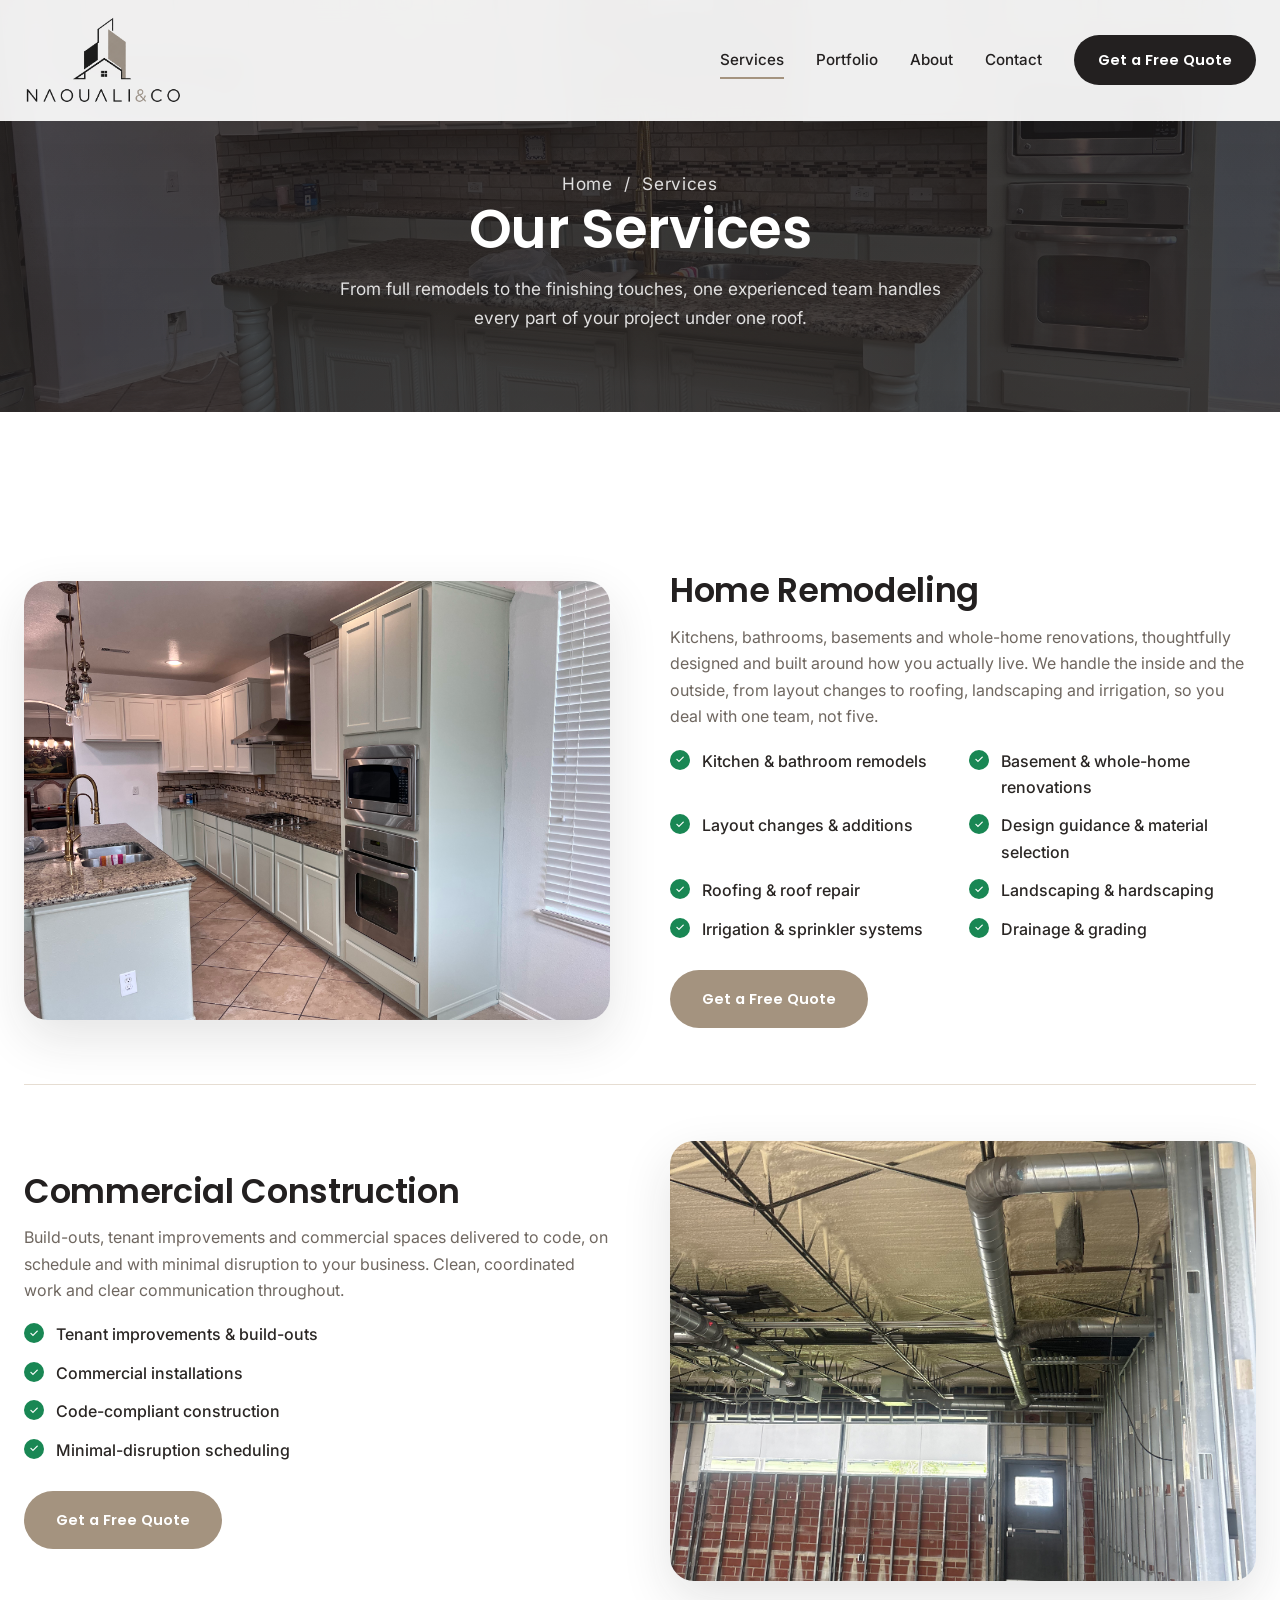
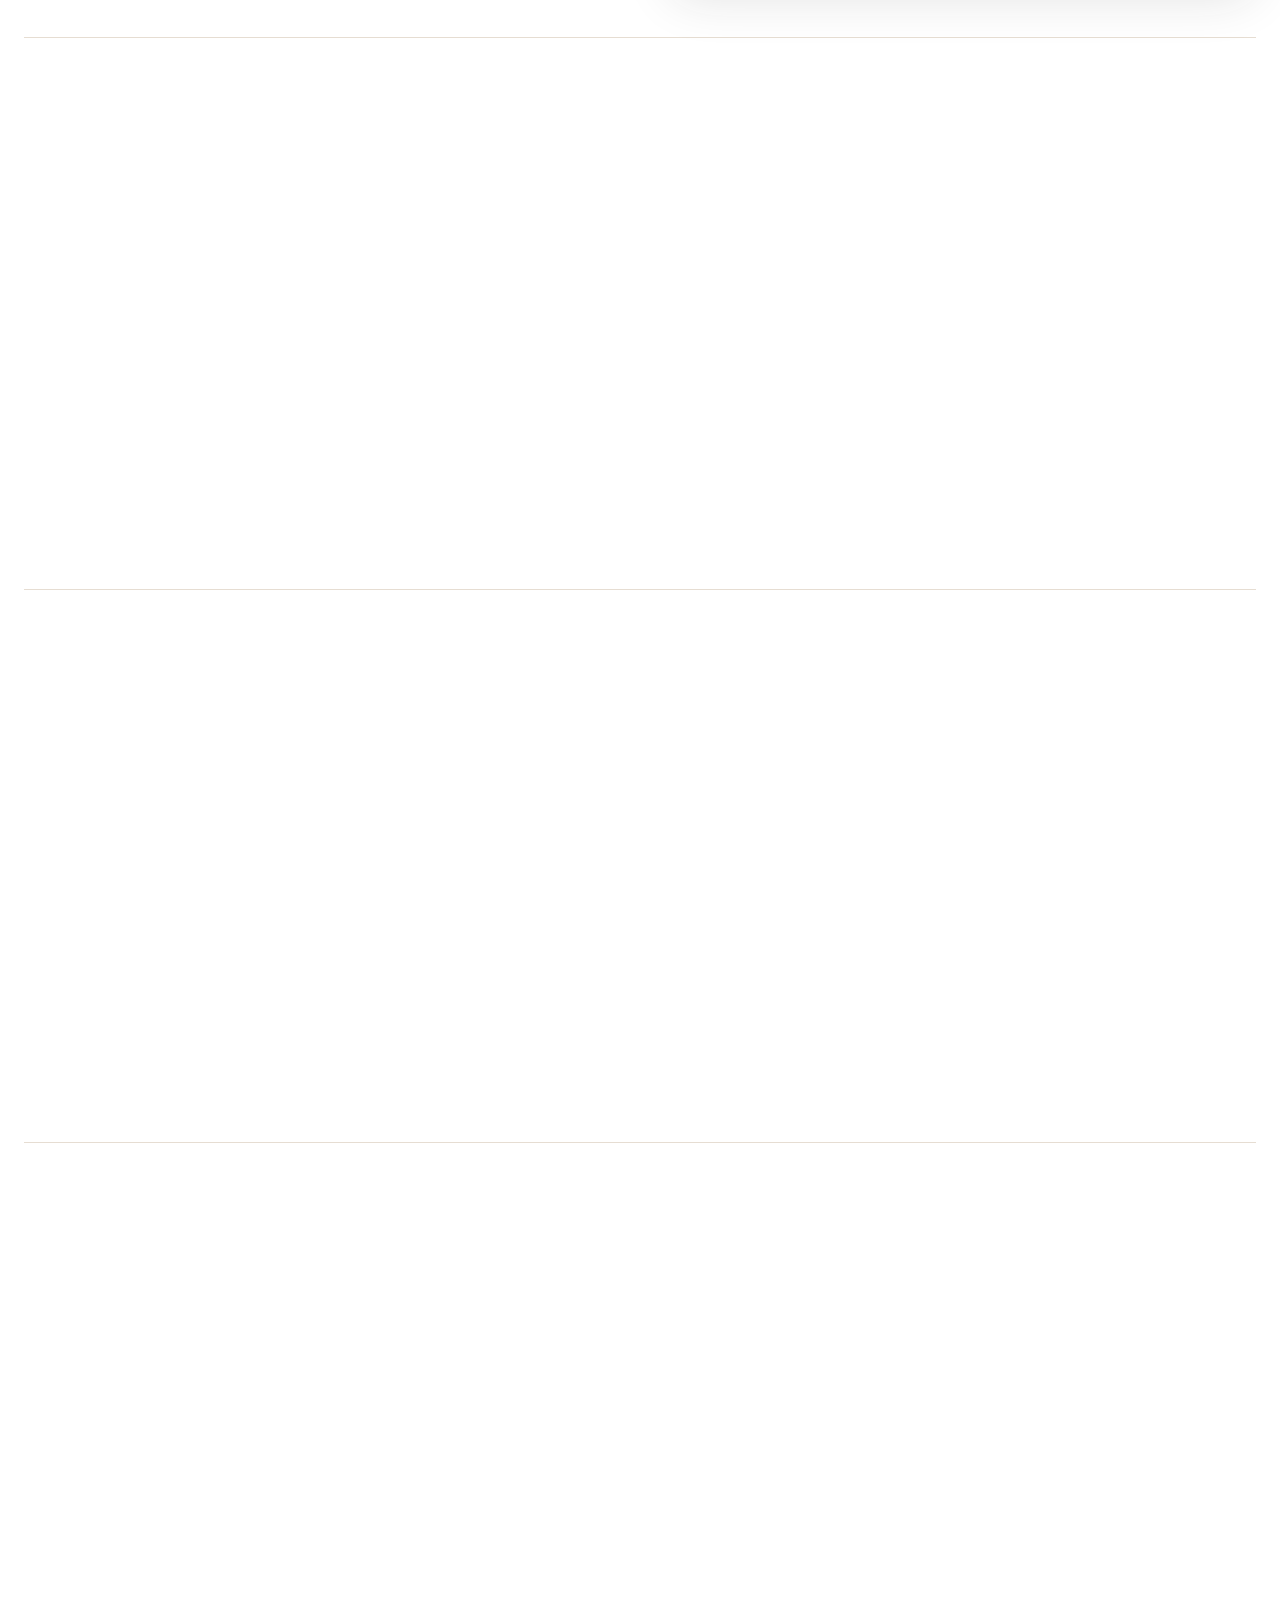
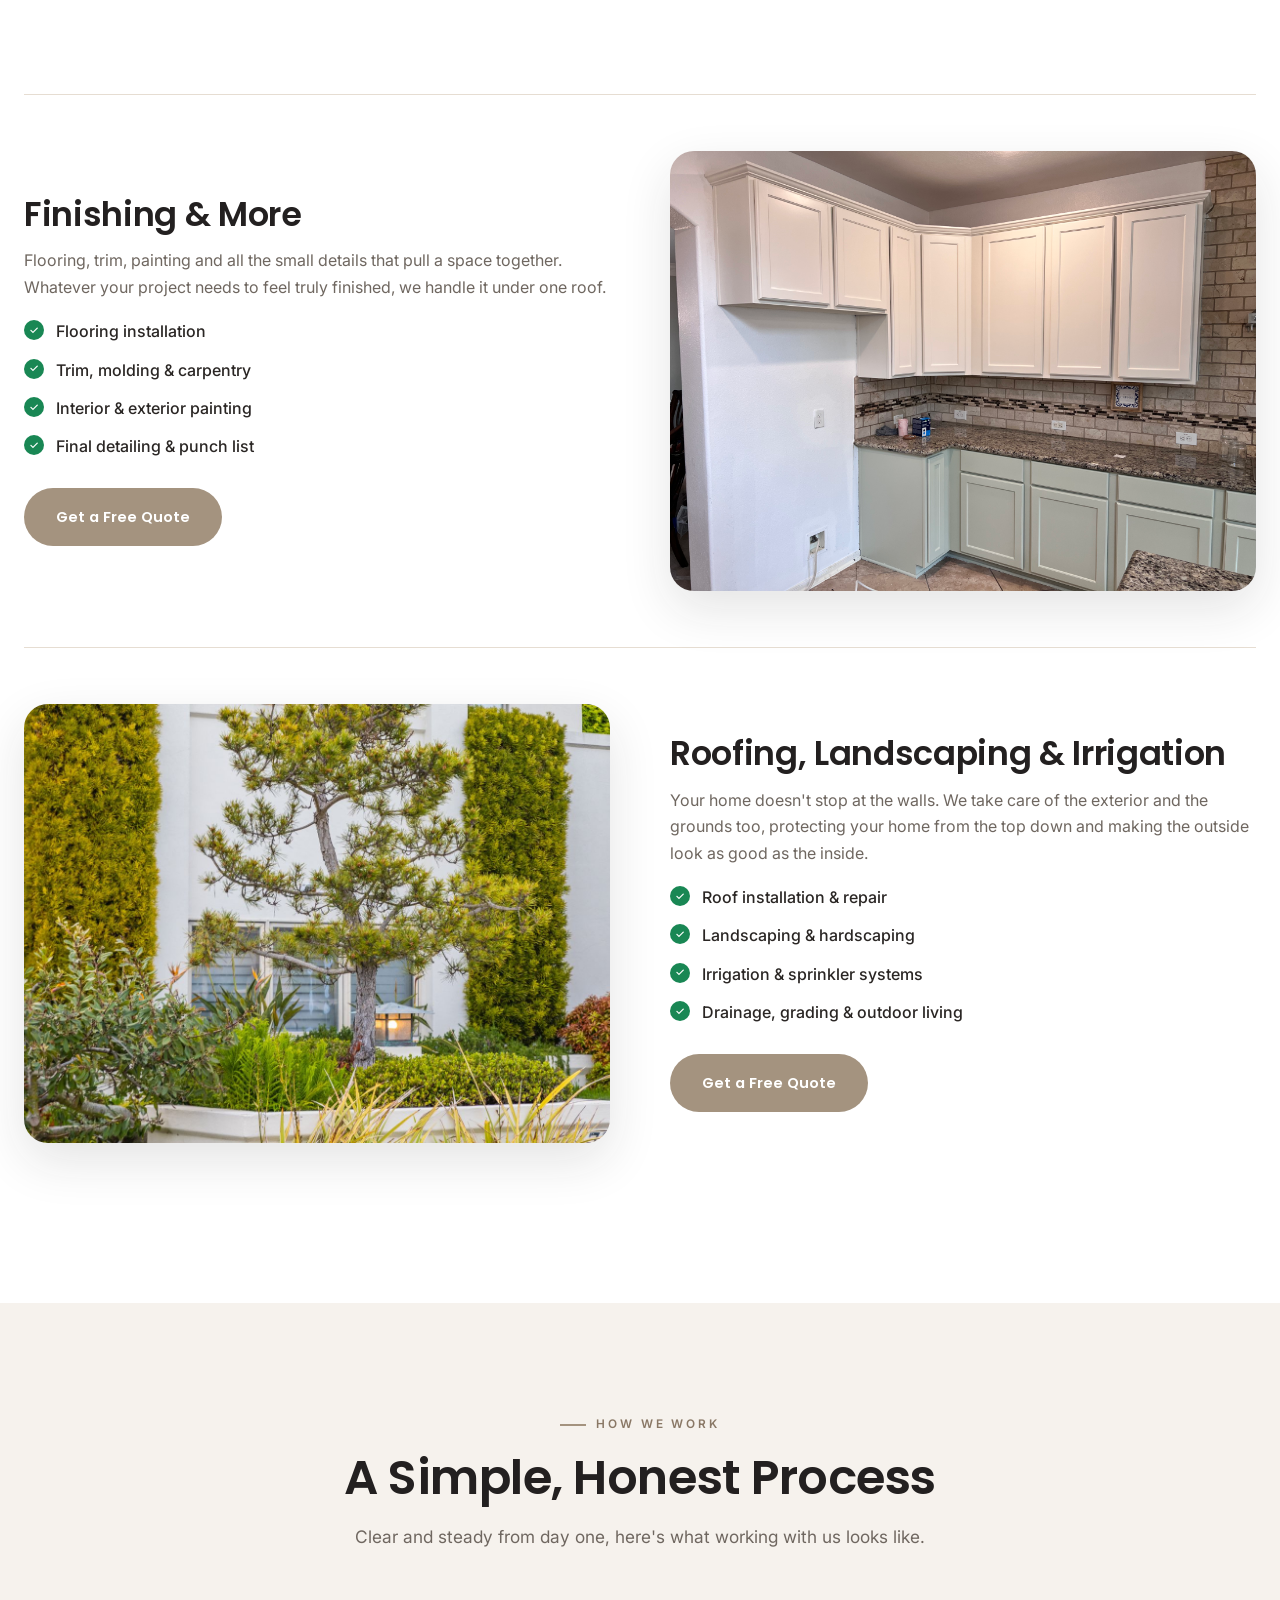
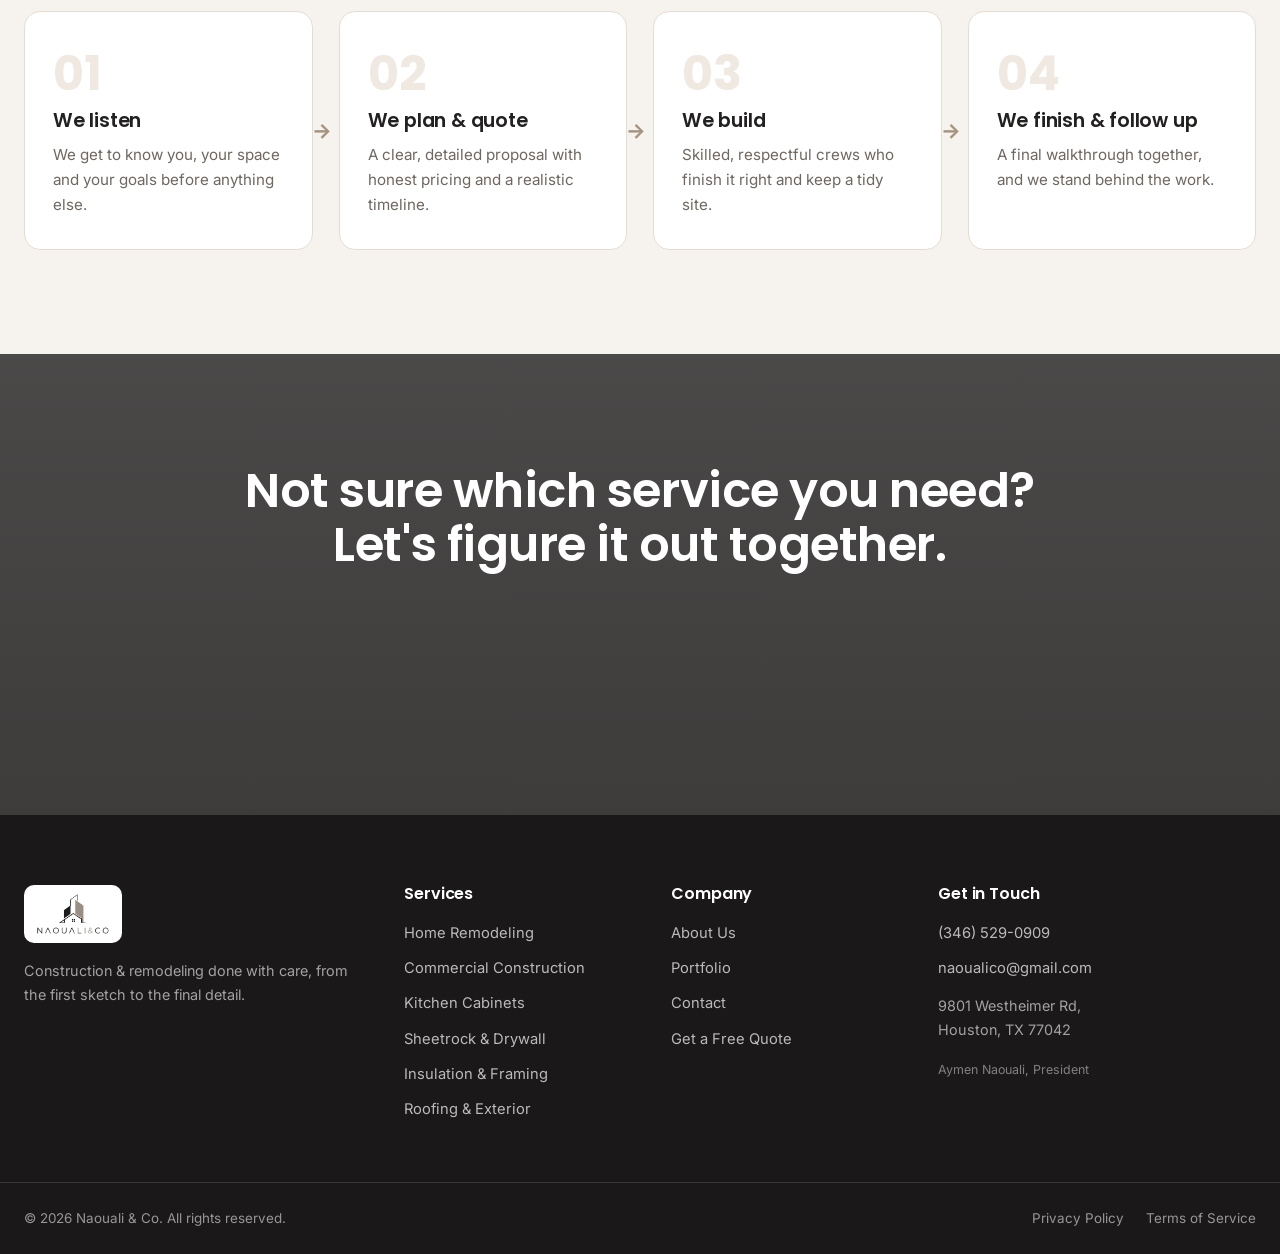
<file: services.html>
<!DOCTYPE html>
<html lang="en">
<head>
  <meta charset="UTF-8" />
  <meta name="viewport" content="width=device-width, initial-scale=1.0" />
  <title>Our Services | Naouali &amp; Co</title>
  <meta name="description" content="Full-service construction & remodeling: home remodeling, commercial construction, kitchen cabinets, sheetrock & drywall, insulation & framing, and finishing. One dedicated team, start to finish." />
  <link rel="icon" type="image/png" href="static/logo.png" />
  <link rel="preconnect" href="https://fonts.googleapis.com" />
  <link rel="preconnect" href="https://fonts.gstatic.com" crossorigin />
  <link href="https://fonts.googleapis.com/css2?family=Poppins:wght@400;500;600;700&family=Inter:wght@300;400;500;600&display=swap" rel="stylesheet" />
  <link rel="stylesheet" href="styles.css" />
</head>
<body>

  <header class="navbar" id="navbar">
    <div class="container nav-inner">
      <a href="index.html" class="brand" aria-label="Naouali and Co home"><img src="static/logo.png" alt="Naouali & Co logo" class="brand-logo" /></a>
      <nav class="nav-links" id="navLinks">
        <a href="services.html" class="is-current">Services</a>
        <a href="portfolio.html">Portfolio</a>
        <a href="about.html">About</a>
        <a href="contact.html">Contact</a>
        <a href="contact.html" class="btn btn-nav">Get a Free Quote</a>
      </nav>
      <button class="nav-toggle" id="navToggle" aria-label="Toggle menu" aria-expanded="false"><span></span><span></span><span></span></button>
    </div>
  </header>

  <section class="page-hero">
    <div class="container">
      <p class="crumbs"><a href="index.html">Home</a> &nbsp;/&nbsp; Services</p>
      <h1>Our Services</h1>
      <p>From full remodels to the finishing touches, one experienced team handles every part of your project under one roof.</p>
    </div>
  </section>

  <!-- Service detail rows -->
  <section class="section">
    <div class="container">

      <div class="svc-detail" id="remodeling">
        <div class="svcd-media reveal"><img loading="lazy" src="static/images/kitchen-cabinets/IMG_2395.jpeg" alt="Home remodeling" /></div>
        <div class="reveal d2">

          <h3>Home Remodeling</h3>
          <p>Kitchens, bathrooms, basements and whole-home renovations, thoughtfully designed and built around how you actually live. We handle the inside and the outside, from layout changes to roofing, landscaping and irrigation, so you deal with one team, not five.</p>
          <ul class="check-list two-col">
            <li>Kitchen &amp; bathroom remodels</li>
            <li>Basement &amp; whole-home renovations</li>
            <li>Layout changes &amp; additions</li>
            <li>Design guidance &amp; material selection</li>
            <li>Roofing &amp; roof repair</li>
            <li>Landscaping &amp; hardscaping</li>
            <li>Irrigation &amp; sprinkler systems</li>
            <li>Drainage &amp; grading</li>
          </ul>
          <a href="contact.html" class="btn btn-primary">Get a Free Quote</a>
        </div>
      </div>

      <div class="svc-detail reverse" id="commercial">
        <div class="svcd-media reveal"><img loading="lazy" src="static/images/commercial-insulation/IMG_7858.jpeg" alt="Commercial construction" /></div>
        <div class="reveal d2">

          <h3>Commercial Construction</h3>
          <p>Build-outs, tenant improvements and commercial spaces delivered to code, on schedule and with minimal disruption to your business. Clean, coordinated work and clear communication throughout.</p>
          <ul class="check-list">
            <li>Tenant improvements &amp; build-outs</li>
            <li>Commercial installations</li>
            <li>Code-compliant construction</li>
            <li>Minimal-disruption scheduling</li>
          </ul>
          <a href="contact.html" class="btn btn-primary">Get a Free Quote</a>
        </div>
      </div>

      <div class="svc-detail" id="cabinets">
        <div class="svcd-media reveal"><img loading="lazy" src="static/images/kitchen-cabinets/IMG_2375.jpeg" alt="Kitchen cabinets" /></div>
        <div class="reveal d2">

          <h3>Kitchen Cabinets</h3>
          <p>Custom cabinetry designed for your space and built to last, from clean modern lines to timeless, detailed craftsmanship. Made to fit perfectly and stand up to everyday life.</p>
          <ul class="check-list">
            <li>Custom &amp; semi-custom cabinetry</li>
            <li>Precise measurement &amp; fit</li>
            <li>Soft-close hardware &amp; finishes</li>
            <li>Countertop &amp; backsplash coordination</li>
          </ul>
          <a href="contact.html" class="btn btn-primary">Get a Free Quote</a>
        </div>
      </div>

      <div class="svc-detail reverse" id="sheetrock">
        <div class="svcd-media reveal"><img loading="lazy" src="static/images/sheet-rock-install/after.jpeg" alt="Sheetrock and drywall" /></div>
        <div class="reveal d2">

          <h3>Sheetrock &amp; Drywall</h3>
          <p>Expert hanging, taping and finishing for walls and ceilings that are smooth, straight and ready for paint. From a single room to an entire build.</p>
          <ul class="check-list">
            <li>Hanging, taping &amp; mudding</li>
            <li>Smooth &amp; textured finishes</li>
            <li>Repairs &amp; patching</li>
            <li>Paint-ready results</li>
          </ul>
          <a href="contact.html" class="btn btn-primary">Get a Free Quote</a>
        </div>
      </div>

      <div class="svc-detail" id="insulation">
        <div class="svcd-media reveal"><img loading="lazy" src="static/images/commercial-insulation/IMG_7860.jpeg" alt="Insulation and framing" /></div>
        <div class="reveal d2">

          <h3>Insulation &amp; Framing</h3>
          <p>Solid framing and proper insulation that make your space sound, comfortable and energy-efficient from the ground up. The foundation of a great finish.</p>
          <ul class="check-list">
            <li>Wood &amp; metal framing</li>
            <li>Batt &amp; spray insulation</li>
            <li>Energy-efficient solutions</li>
            <li>Soundproofing options</li>
          </ul>
          <a href="contact.html" class="btn btn-primary">Get a Free Quote</a>
        </div>
      </div>

      <div class="svc-detail reverse" id="finishing">
        <div class="svcd-media reveal"><img loading="lazy" src="static/images/kitchen-cabinets/IMG_2398.jpeg" alt="Finishing and trim" /></div>
        <div class="reveal d2">

          <h3>Finishing &amp; More</h3>
          <p>Flooring, trim, painting and all the small details that pull a space together. Whatever your project needs to feel truly finished, we handle it under one roof.</p>
          <ul class="check-list">
            <li>Flooring installation</li>
            <li>Trim, molding &amp; carpentry</li>
            <li>Interior &amp; exterior painting</li>
            <li>Final detailing &amp; punch list</li>
          </ul>
          <a href="contact.html" class="btn btn-primary">Get a Free Quote</a>
        </div>
      </div>

      <div class="svc-detail" id="exterior">
        <div class="svcd-media reveal"><img loading="lazy" src="static/images/services/landscaping.jpg" alt="Roofing, landscaping and irrigation" /></div>
        <div class="reveal d2">
          <h3>Roofing, Landscaping &amp; Irrigation</h3>
          <p>Your home doesn't stop at the walls. We take care of the exterior and the grounds too, protecting your home from the top down and making the outside look as good as the inside.</p>
          <ul class="check-list">
            <li>Roof installation &amp; repair</li>
            <li>Landscaping &amp; hardscaping</li>
            <li>Irrigation &amp; sprinkler systems</li>
            <li>Drainage, grading &amp; outdoor living</li>
          </ul>
          <a href="contact.html" class="btn btn-primary">Get a Free Quote</a>
        </div>
      </div>

    </div>
  </section>

  <!-- Process -->
  <section class="section section-alt">
    <div class="container">
      <div class="section-head reveal">
        <p class="eyebrow center-eb">How We Work</p>
        <h2>A Simple, Honest Process</h2>
        <p class="section-lead">Clear and steady from day one, here's what working with us looks like.</p>
      </div>
      <div class="steps">
        <div class="step reveal"><div class="step-num">01</div><h4>We listen</h4><p>We get to know you, your space and your goals before anything else.</p></div>
        <div class="step reveal d1"><div class="step-num">02</div><h4>We plan &amp; quote</h4><p>A clear, detailed proposal with honest pricing and a realistic timeline.</p></div>
        <div class="step reveal d2"><div class="step-num">03</div><h4>We build</h4><p>Skilled, respectful crews who finish it right and keep a tidy site.</p></div>
        <div class="step reveal d3"><div class="step-num">04</div><h4>We finish &amp; follow up</h4><p>A final walkthrough together, and we stand behind the work.</p></div>
      </div>
    </div>
  </section>

  <!-- CTA band -->
  <section class="cta-band">
    <div class="container">
      <h2 class="reveal">Not sure which service you need? Let's figure it out together.</h2>
      <p class="reveal d1">One free consultation, one honest proposal, one team to handle it all.</p>
      <div class="btn-row reveal d2">
        <a href="contact.html" class="btn btn-primary">Get a Free Quote</a>
        <a href="portfolio.html" class="btn btn-ghost">See Our Work</a>
      </div>
    </div>
  </section>

  <footer class="footer">
    <div class="container footer-grid">
      <div class="footer-col">
        <img src="static/logo.png" alt="Naouali & Co" class="footer-logo" />
        <p class="footer-tag">Construction &amp; remodeling done with care, from the first sketch to the final detail.</p>
      </div>
      <div class="footer-col">
        <h4>Services</h4>
        <a href="services.html#remodeling">Home Remodeling</a>
        <a href="services.html#commercial">Commercial Construction</a>
        <a href="services.html#cabinets">Kitchen Cabinets</a>
        <a href="services.html#sheetrock">Sheetrock &amp; Drywall</a>
        <a href="services.html#insulation">Insulation &amp; Framing</a>
        <a href="services.html#exterior">Roofing &amp; Exterior</a>
      </div>
      <div class="footer-col">
        <h4>Company</h4>
        <a href="about.html">About Us</a>
        <a href="portfolio.html">Portfolio</a>
        <a href="contact.html">Contact</a>
        <a href="contact.html">Get a Free Quote</a>
      </div>
      <div class="footer-col">
        <h4>Get in Touch</h4>
        <a href="tel:+13465290909">(346) 529-0909</a>
        <a href="mailto:naoualico@gmail.com">naoualico@gmail.com</a>
        <p class="footer-tag" style="margin-top:14px">9801 Westheimer Rd,<br />Houston, TX 77042</p>

        <p class="footer-note">Aymen Naouali, President</p>
      </div>
    </div>
    <div class="container footer-bottom">
      <p>&copy; <span class="js-year"></span> Naouali &amp; Co. All rights reserved.</p>
      <div class="footer-legal"><a href="#">Privacy Policy</a><a href="#">Terms of Service</a></div>
    </div>
  </footer>

  <script src="script.js"></script>
</body>
</html>
</file>
<file: styles.css>
/* =====================================================================
   Naouali & Co, Design System
   Inspired by texasgreatestremodelers.com (Webflow), rebuilt in
   Naouali's taupe + charcoal brand. Font: Inter (Poppins for display).
   ===================================================================== */

:root {
  /* Brand */
  --charcoal: #232020;
  --charcoal-2: #2e2a2a;
  --charcoal-3: #1a1818;
  --taupe: #a4937f;
  --taupe-dark: #8a7866;
  --taupe-light: #c2b4a3;
  --sand: #f6f2ed;
  --sand-2: #efe9e1;
  --white: #ffffff;

  /* Text */
  --text: #2a2624;
  --muted: #6f6760;
  --muted-2: #908379;
  --line: #e6ddd2;
  --line-dark: rgba(255, 255, 255, 0.12);

  /* Trust / success accent (used sparingly, like target's green) */
  --green: #198754;
  --green-soft: #e8f3ed;

  /* Shape */
  --radius: 16px;
  --radius-sm: 10px;
  --radius-lg: 24px;
  --shadow: 0 18px 50px rgba(35, 32, 32, 0.12);
  --shadow-sm: 0 6px 22px rgba(35, 32, 32, 0.09);
  --shadow-lg: 0 30px 80px rgba(35, 32, 32, 0.18);
  --maxw: 1280px;
  --ease: cubic-bezier(0.22, 1, 0.36, 1);
}

* { margin: 0; padding: 0; box-sizing: border-box; }
html { scroll-behavior: smooth; scroll-padding-top: 130px; }

body {
  font-family: "Inter", system-ui, -apple-system, sans-serif;
  color: var(--text);
  background: var(--white);
  line-height: 1.65;
  -webkit-font-smoothing: antialiased;
  overflow-x: hidden;
}

h1, h2, h3, h4, h5 {
  font-family: "Poppins", "Inter", sans-serif;
  line-height: 1.12;
  color: var(--charcoal);
  font-weight: 600;
  letter-spacing: -0.01em;
}

a { color: inherit; text-decoration: none; }
img { max-width: 100%; display: block; }
ul { list-style: none; }

.container { width: 100%; max-width: var(--maxw); margin: 0 auto; padding: 0 24px; }
.accent { color: var(--taupe); }
.center { text-align: center; }

/* ===== Eyebrow ===== */
.eyebrow {
  display: inline-flex;
  align-items: center;
  gap: 10px;
  text-transform: uppercase;
  letter-spacing: 0.24em;
  font-size: 0.74rem;
  font-weight: 600;
  color: var(--taupe-dark);
  margin-bottom: 16px;
}
.eyebrow::before {
  content: "";
  width: 26px;
  height: 2px;
  background: var(--taupe);
  display: inline-block;
}
.eyebrow.center-eb { justify-content: center; }
.eyebrow.light { color: var(--taupe-light); }

/* ===== Buttons ===== */
.btn {
  display: inline-flex;
  align-items: center;
  justify-content: center;
  gap: 8px;
  padding: 15px 30px;
  border-radius: 50px;
  font-weight: 600;
  font-family: "Poppins", sans-serif;
  font-size: 0.92rem;
  cursor: pointer;
  border: 2px solid transparent;
  transition: transform 0.25s var(--ease), background 0.25s, color 0.25s,
    box-shadow 0.25s, border-color 0.25s;
  white-space: nowrap;
}
.btn-primary { background: var(--taupe); color: #fff; }
.btn-primary:hover { background: var(--taupe-dark); transform: translateY(-3px); box-shadow: 0 12px 28px rgba(164, 147, 127, 0.4); }
.btn-dark { background: var(--charcoal); color: #fff; }
.btn-dark:hover { background: var(--charcoal-2); transform: translateY(-3px); box-shadow: var(--shadow-sm); }
.btn-ghost { background: transparent; color: #fff; border-color: rgba(255, 255, 255, 0.55); }
.btn-ghost:hover { background: rgba(255, 255, 255, 0.12); border-color: #fff; transform: translateY(-3px); }
.btn-outline { background: transparent; color: var(--charcoal); border-color: var(--line); }
.btn-outline:hover { border-color: var(--taupe); color: var(--taupe-dark); transform: translateY(-3px); }
.btn-nav { padding: 11px 22px; background: var(--charcoal); color: #fff; }
.btn-nav:hover { background: var(--taupe); transform: translateY(-1px); }
.btn-block { width: 100%; }
.btn-arrow::after { content: "→"; transition: transform 0.25s var(--ease); }
.btn-arrow:hover::after { transform: translateX(4px); }

/* ===== Navbar ===== */
.navbar {
  position: fixed; top: 0; left: 0; right: 0; z-index: 100;
  background: rgba(255, 255, 255, 0.92);
  backdrop-filter: blur(12px);
  border-bottom: 1px solid transparent;
  transition: box-shadow 0.3s, border-color 0.3s, background 0.3s;
}
.navbar.scrolled { box-shadow: var(--shadow-sm); border-color: var(--line); }
.nav-inner { display: flex; align-items: center; justify-content: space-between; height: 120px; }
.brand-logo { height: 90px; width: auto; }
.nav-links { display: flex; align-items: center; gap: 32px; }
.nav-links a:not(.btn) {
  font-weight: 500; font-size: 0.95rem; color: var(--charcoal);
  position: relative; transition: color 0.2s; padding: 4px 0;
}
.nav-links a:not(.btn)::after {
  content: ""; position: absolute; left: 0; bottom: -2px; width: 0; height: 2px;
  background: var(--taupe); transition: width 0.25s var(--ease);
}
.nav-links a:not(.btn):hover { color: var(--taupe-dark); }
.nav-links a:not(.btn):hover::after,
.nav-links a.is-current::after { width: 100%; }

.nav-toggle { display: none; flex-direction: column; gap: 5px; background: none; border: none; cursor: pointer; padding: 6px; }
.nav-toggle span { width: 26px; height: 2px; background: var(--charcoal); border-radius: 2px; transition: 0.3s; }
.nav-toggle.open span:nth-child(1) { transform: translateY(7px) rotate(45deg); }
.nav-toggle.open span:nth-child(2) { opacity: 0; }
.nav-toggle.open span:nth-child(3) { transform: translateY(-7px) rotate(-45deg); }

/* ===== Hero (carousel) ===== */
.hero {
  position: relative;
  min-height: 100vh;
  display: flex; align-items: center;
  color: #fff;
  overflow: hidden;
  padding: 120px 0 80px;
}
.hero-slides { position: absolute; inset: 0; z-index: 0; }
.hero-slide {
  position: absolute; inset: 0;
  background-size: cover; background-position: center;
  opacity: 0; transform: scale(1.08);
  transition: opacity 1.4s var(--ease), transform 7s linear;
}
.hero-slide.active { opacity: 1; transform: scale(1); }
.hero-overlay {
  position: absolute; inset: 0; z-index: 1;
  background: linear-gradient(105deg, rgba(26, 24, 24, 0.86) 0%, rgba(35, 32, 32, 0.7) 45%, rgba(35, 32, 32, 0.4) 100%);
}
.hero .container { position: relative; z-index: 2; }
.hero-content { max-width: 760px; }
.hero-badge {
  display: inline-flex; align-items: center; gap: 8px;
  background: rgba(255, 255, 255, 0.12); border: 1px solid rgba(255, 255, 255, 0.25);
  padding: 8px 16px; border-radius: 50px; font-size: 0.8rem; font-weight: 500;
  margin-bottom: 22px; backdrop-filter: blur(4px);
}
.hero-badge .dot { width: 8px; height: 8px; border-radius: 50%; background: var(--green); box-shadow: 0 0 0 4px rgba(25, 135, 84, 0.3); }
.hero h1 { font-size: clamp(2.5rem, 6vw, 4.4rem); color: #fff; font-weight: 700; margin-bottom: 22px; letter-spacing: -0.02em; }
.hero-sub { font-size: clamp(1.02rem, 2vw, 1.2rem); color: rgba(255, 255, 255, 0.9); max-width: 620px; margin-bottom: 34px; }
.hero-cta { display: flex; gap: 16px; flex-wrap: wrap; margin-bottom: 40px; }
.hero-points { display: flex; gap: 26px; flex-wrap: wrap; }
.hero-points li { display: flex; align-items: center; gap: 9px; font-size: 0.92rem; color: rgba(255, 255, 255, 0.92); font-weight: 500; }
.hero-points .ic { color: var(--taupe-light); font-weight: 700; }

.hero-dots { position: absolute; bottom: 30px; left: 0; right: 0; z-index: 3; display: flex; justify-content: center; gap: 10px; }
.hero-dots button { width: 30px; height: 4px; border-radius: 4px; border: none; background: rgba(255, 255, 255, 0.4); cursor: pointer; transition: background 0.3s, width 0.3s; padding: 0; }
.hero-dots button.active { background: var(--taupe); width: 46px; }

/* ===== Trust bar (stats) ===== */
.trustbar { background: var(--charcoal); color: #fff; }
.trust-grid { display: grid; grid-template-columns: repeat(4, 1fr); }
.trust-item { text-align: center; padding: 42px 18px; border-right: 1px solid var(--line-dark); }
.trust-item:last-child { border-right: none; }
.trust-item strong { display: block; font-family: "Poppins", sans-serif; font-size: clamp(2rem, 4vw, 2.6rem); color: var(--taupe-light); font-weight: 700; }
.trust-item span { font-size: 0.82rem; letter-spacing: 0.08em; color: rgba(255, 255, 255, 0.7); text-transform: uppercase; }

/* ===== Sections ===== */
.section { padding: 104px 0; }
.section-sm { padding: 76px 0; }
.section-alt { background: var(--sand); }
.section-dark { background: var(--charcoal); color: #fff; }
.section-dark h2, .section-dark h3 { color: #fff; }
.section-head { text-align: center; max-width: 720px; margin: 0 auto 60px; }
.section-head h2 { font-size: clamp(2.1rem, 4.4vw, 3rem); margin-bottom: 18px; }
.section-lead { color: var(--muted); font-size: 1.08rem; }
.section-dark .section-lead { color: rgba(255, 255, 255, 0.75); }

/* ===== Split (two-column image + text) ===== */
.split { display: grid; grid-template-columns: 1fr 1fr; gap: 70px; align-items: center; }
.split.reverse .split-media { order: 2; }
.split-text h2 { font-size: clamp(1.9rem, 3.8vw, 2.7rem); margin-bottom: 20px; }
.split-text p { color: var(--muted); margin-bottom: 22px; font-size: 1.04rem; }
.section-dark .split-text p { color: rgba(255, 255, 255, 0.8); }
.split-media { position: relative; }
.split-media img { border-radius: var(--radius-lg); box-shadow: var(--shadow); width: 100%; aspect-ratio: 4/3.4; object-fit: cover; }
.split-badge {
  position: absolute; bottom: -26px; left: -26px;
  background: var(--white); color: var(--charcoal);
  border-radius: var(--radius); padding: 22px 26px; box-shadow: var(--shadow-lg);
  display: flex; align-items: center; gap: 16px; max-width: 280px;
}
.split-badge .num { font-family: "Poppins", sans-serif; font-size: 2.4rem; font-weight: 700; color: var(--taupe); line-height: 1; }
.split-badge .lbl { font-size: 0.86rem; color: var(--muted); }
.btn-row { display: flex; gap: 14px; flex-wrap: wrap; margin-top: 8px; }

/* ===== Feature blocks (Why Choose Us) ===== */
.feature-list { display: grid; gap: 26px; margin: 30px 0; }
.feature-item { display: flex; gap: 18px; }
.feature-item .f-ic {
  flex-shrink: 0; width: 52px; height: 52px; border-radius: 14px;
  background: var(--sand); display: grid; place-items: center; font-size: 1.5rem;
}
.section-dark .feature-item .f-ic { background: rgba(255, 255, 255, 0.08); }
.feature-item h4 { font-size: 1.18rem; margin-bottom: 6px; }
.feature-item p { color: var(--muted); font-size: 0.98rem; margin: 0; }
.section-dark .feature-item p { color: rgba(255, 255, 255, 0.75); }

/* ===== Services cards (with images + CTA) ===== */
.svc-grid { display: grid; grid-template-columns: repeat(3, 1fr); gap: 26px; }
.svc-card {
  position: relative; background: #fff; border: 1px solid var(--line);
  border-radius: var(--radius); overflow: hidden;
  transition: transform 0.4s var(--ease), box-shadow 0.4s, border-color 0.4s;
  display: flex; flex-direction: column;
}
.svc-card:hover { transform: translateY(-8px); box-shadow: var(--shadow); border-color: transparent; }
.svc-media { aspect-ratio: 16/11; overflow: hidden; position: relative; }
.svc-media img { width: 100%; height: 100%; object-fit: cover; transition: transform 0.7s var(--ease); }
.svc-card:hover .svc-media img { transform: scale(1.08); }
.svc-num {
  position: absolute; top: 14px; left: 14px; z-index: 2;
  background: rgba(35, 32, 32, 0.78); color: #fff; backdrop-filter: blur(4px);
  font-family: "Poppins", sans-serif; font-size: 0.82rem; font-weight: 600;
  width: 38px; height: 38px; border-radius: 10px; display: grid; place-items: center;
}
.svc-body { padding: 26px 26px 28px; display: flex; flex-direction: column; flex: 1; }
.svc-body h3 { font-size: 1.24rem; margin-bottom: 10px; }
.svc-body p { color: var(--muted); font-size: 0.95rem; margin-bottom: 18px; flex: 1; }
.svc-link {
  font-family: "Poppins", sans-serif; font-weight: 600; font-size: 0.86rem;
  color: var(--taupe-dark); display: inline-flex; align-items: center; gap: 7px;
  text-transform: uppercase; letter-spacing: 0.06em;
}
.svc-link::after { content: "→"; transition: transform 0.25s var(--ease); }
.svc-card:hover .svc-link::after { transform: translateX(5px); }

/* ===== Financing cards ===== */
.fin-grid { display: grid; grid-template-columns: repeat(3, 1fr); gap: 26px; }
.fin-card {
  background: rgba(255, 255, 255, 0.05); border: 1px solid var(--line-dark);
  border-radius: var(--radius); padding: 36px 30px;
  transition: transform 0.35s var(--ease), background 0.35s, border-color 0.35s;
}
.fin-card:hover { transform: translateY(-6px); background: rgba(255, 255, 255, 0.09); border-color: rgba(164, 147, 127, 0.5); }
.fin-card .fin-big { font-family: "Poppins", sans-serif; font-size: 2.6rem; font-weight: 700; color: var(--taupe-light); line-height: 1; margin-bottom: 14px; }
.fin-card h4 { font-size: 1.15rem; color: #fff; margin-bottom: 10px; }
.fin-card p { color: rgba(255, 255, 255, 0.74); font-size: 0.96rem; }

/* light variant for financing page */
.fin-grid.light .fin-card { background: #fff; border: 1px solid var(--line); }
.fin-grid.light .fin-card:hover { box-shadow: var(--shadow); }
.fin-grid.light .fin-card .fin-big { color: var(--taupe); }
.fin-grid.light .fin-card h4 { color: var(--charcoal); }
.fin-grid.light .fin-card p { color: var(--muted); }

/* ===== Process steps ===== */
.steps { display: grid; grid-template-columns: repeat(4, 1fr); gap: 26px; counter-reset: step; }
.step {
  position: relative; padding: 38px 28px 32px; background: #fff;
  border: 1px solid var(--line); border-radius: var(--radius);
  transition: transform 0.35s var(--ease), box-shadow 0.35s;
}
.step:hover { transform: translateY(-6px); box-shadow: var(--shadow); }
.step-num {
  font-family: "Poppins", sans-serif; font-size: 3rem; font-weight: 700;
  color: var(--sand-2); line-height: 1; margin-bottom: 12px;
}
.step:hover .step-num { color: var(--taupe-light); }
.step h4 { font-size: 1.2rem; margin-bottom: 10px; }
.step p { color: var(--muted); font-size: 0.95rem; }
.step::after {
  content: "→"; position: absolute; top: 50%; right: -20px; transform: translateY(-50%);
  color: var(--taupe); font-size: 1.3rem; font-weight: 700;
}
.step:last-child::after { display: none; }

/* ===== Testimonials ===== */
.tmt-grid { display: grid; grid-template-columns: repeat(3, 1fr); gap: 26px; }
.tmt-card {
  background: #fff; border: 1px solid var(--line); border-radius: var(--radius);
  padding: 32px 30px; display: flex; flex-direction: column;
  transition: transform 0.35s var(--ease), box-shadow 0.35s;
}
.tmt-card:hover { transform: translateY(-6px); box-shadow: var(--shadow); }
.tmt-stars { color: #e6b800; font-size: 1rem; margin-bottom: 16px; letter-spacing: 2px; }
.tmt-card p { color: var(--text); font-size: 0.98rem; flex: 1; margin-bottom: 22px; }
.tmt-who { display: flex; align-items: center; gap: 14px; }
.tmt-avatar {
  width: 46px; height: 46px; border-radius: 50%; background: var(--taupe);
  color: #fff; display: grid; place-items: center; font-family: "Poppins", sans-serif;
  font-weight: 600; font-size: 1.05rem;
}
.tmt-who strong { display: block; font-size: 0.96rem; color: var(--charcoal); }
.tmt-who span { font-size: 0.84rem; color: var(--muted); }

/* ===== FAQ accordion ===== */
.faq-wrap { max-width: 820px; margin: 0 auto; }
.faq-item { border-bottom: 1px solid var(--line); }
.faq-q {
  width: 100%; background: none; border: none; cursor: pointer;
  display: flex; justify-content: space-between; align-items: center; gap: 20px;
  padding: 26px 4px; text-align: left;
  font-family: "Poppins", sans-serif; font-weight: 600; font-size: 1.08rem; color: var(--charcoal);
}
.faq-q .faq-ic { flex-shrink: 0; width: 30px; height: 30px; border-radius: 50%; background: var(--sand); display: grid; place-items: center; font-size: 1.2rem; color: var(--taupe-dark); transition: transform 0.3s var(--ease), background 0.3s, color 0.3s; }
.faq-item.open .faq-q .faq-ic { transform: rotate(45deg); background: var(--taupe); color: #fff; }
.faq-a { max-height: 0; overflow: hidden; transition: max-height 0.4s var(--ease); }
.faq-a p { color: var(--muted); padding: 0 4px 26px; font-size: 0.99rem; }

/* ===== Filters + Gallery ===== */
.filters { display: flex; justify-content: center; gap: 12px; flex-wrap: wrap; margin-bottom: 44px; }
.filter-btn {
  padding: 10px 24px; border-radius: 50px; border: 1px solid var(--line);
  background: #fff; color: var(--muted); font-weight: 500; cursor: pointer;
  font-family: "Inter", sans-serif; font-size: 0.92rem; transition: all 0.25s;
}
.filter-btn:hover { border-color: var(--taupe); color: var(--taupe-dark); }
.filter-btn.is-active { background: var(--charcoal); color: #fff; border-color: var(--charcoal); }

.gallery { display: grid; grid-template-columns: repeat(3, 1fr); gap: 18px; }
.gallery-item {
  position: relative; overflow: hidden; border-radius: var(--radius);
  aspect-ratio: 4/3; cursor: pointer; box-shadow: var(--shadow-sm);
}
.gallery-item img { width: 100%; height: 100%; object-fit: cover; transition: transform 0.6s var(--ease); }
.gallery-item:hover img { transform: scale(1.08); }
.gallery-item figcaption {
  position: absolute; left: 0; right: 0; bottom: 0;
  padding: 22px 16px 14px; color: #fff; font-weight: 500; font-size: 0.9rem;
  background: linear-gradient(transparent, rgba(35, 32, 32, 0.85));
  transform: translateY(8px); opacity: 0; transition: 0.35s;
}
.gallery-item:hover figcaption { transform: translateY(0); opacity: 1; }
.gallery-item.hide { display: none; }

/* ===== Quote / Contact form ===== */
.quote-grid { display: grid; grid-template-columns: 1fr 1.1fr; gap: 60px; align-items: start; }
.quote-intro h2 { color: #fff; font-size: clamp(1.9rem, 3.6vw, 2.7rem); margin-bottom: 16px; }
.quote-intro > p { color: rgba(255, 255, 255, 0.78); margin-bottom: 30px; font-size: 1.05rem; }
.quote-contact { display: grid; gap: 18px; }
.quote-contact li { display: flex; align-items: center; gap: 14px; font-size: 1.02rem; color: rgba(255, 255, 255, 0.9); }
.quote-contact .qc-ic { width: 44px; height: 44px; flex-shrink: 0; border-radius: 12px; background: rgba(255, 255, 255, 0.08); display: grid; place-items: center; font-size: 1.2rem; }
.quote-contact a:hover { color: var(--taupe-light); }

.quote-form { background: #fff; border-radius: var(--radius-lg); padding: 38px; box-shadow: var(--shadow); }
.quote-form h3 { font-size: 1.4rem; margin-bottom: 6px; }
.quote-form .form-sub { color: var(--muted); font-size: 0.94rem; margin-bottom: 24px; }
.form-row { display: grid; grid-template-columns: 1fr 1fr; gap: 16px; }
.field { margin-bottom: 18px; }
.field label { display: block; font-size: 0.84rem; font-weight: 600; color: var(--charcoal); margin-bottom: 7px; }
.field input, .field select, .field textarea {
  width: 100%; padding: 14px 15px; border: 1px solid var(--line); border-radius: var(--radius-sm);
  font-family: "Inter", sans-serif; font-size: 0.95rem; color: var(--text); background: var(--white);
  transition: border-color 0.2s, box-shadow 0.2s;
}
.field input:focus, .field select:focus, .field textarea:focus {
  outline: none; border-color: var(--taupe); box-shadow: 0 0 0 3px rgba(164, 147, 127, 0.18);
}
.field textarea { resize: vertical; }
.form-status { margin-top: 14px; font-size: 0.92rem; font-weight: 500; text-align: center; min-height: 1.2em; }
.form-status.success { color: var(--green); }
.form-status.error { color: #c0392b; }

/* ===== CTA strip ===== */
.cta-band {
  position: relative; text-align: center; padding: 110px 0; color: #fff; overflow: hidden;
  background: linear-gradient(rgba(35, 32, 32, 0.82), rgba(35, 32, 32, 0.88)),
    url("static/images/kitchen-cabinets/IMG_2395.jpeg") center/cover no-repeat;
  background-attachment: scroll, fixed;
}
.cta-band h2 { font-size: clamp(2rem, 4.5vw, 3rem); color: #fff; margin-bottom: 16px; max-width: 880px; margin-inline: auto; }
.cta-band p { color: rgba(255, 255, 255, 0.85); font-size: 1.1rem; margin-bottom: 30px; max-width: 620px; margin-inline: auto; }
.cta-band .btn-row { justify-content: center; }

/* ===== Page hero (subpages) ===== */
.page-hero {
  position: relative; padding: 170px 0 80px; color: #fff; text-align: center;
  background: linear-gradient(rgba(26, 24, 24, 0.78), rgba(35, 32, 32, 0.82)),
    url("static/images/kitchen-cabinets/IMG_2397.jpeg") center/cover no-repeat;
}
.page-hero h1 { color: #fff; font-size: clamp(2.3rem, 5vw, 3.4rem); margin-bottom: 16px; }
.page-hero p { color: rgba(255, 255, 255, 0.85); max-width: 620px; margin: 0 auto; font-size: 1.08rem; }
.crumbs { font-size: 0.85rem; color: rgba(255, 255, 255, 0.6); margin-bottom: 18px; letter-spacing: 0.04em; }
.crumbs a:hover { color: var(--taupe-light); }

/* ===== Service detail rows (services page) ===== */
.svc-detail { display: grid; grid-template-columns: 1fr 1fr; gap: 60px; align-items: center; padding: 56px 0; border-bottom: 1px solid var(--line); }
.svc-detail:last-child { border-bottom: none; }
.svc-detail.reverse .svcd-media { order: 2; }
.svc-detail img { border-radius: var(--radius-lg); box-shadow: var(--shadow); width: 100%; aspect-ratio: 4/3; object-fit: cover; }
/* Branded placeholder tile for services that don't have a photo yet */
.ph-tile { border-radius: var(--radius-lg); box-shadow: var(--shadow); width: 100%; aspect-ratio: 4/3;
  background: linear-gradient(135deg, var(--charcoal) 0%, var(--taupe-dark) 100%);
  display: grid; place-items: center; text-align: center; padding: 26px; }
.ph-tile span { color: #fff; font-family: "Poppins", sans-serif; font-weight: 600; font-size: 1.15rem; line-height: 1.5; opacity: 0.95; }
.ph-tile small { display: block; margin-top: 8px; font-weight: 400; font-size: 0.78rem; opacity: 0.6; letter-spacing: 0.04em; }
.svc-media .ph-tile { border-radius: 0; box-shadow: none; aspect-ratio: 16/11; }
.svc-detail h3 { font-size: clamp(1.6rem, 3vw, 2.1rem); margin-bottom: 14px; }
.svc-detail .svc-eyebrow { color: var(--taupe-dark); font-weight: 600; font-size: 0.8rem; letter-spacing: 0.18em; text-transform: uppercase; margin-bottom: 10px; }
.svc-detail p { color: var(--muted); margin-bottom: 18px; }

/* ===== Check list ===== */
.check-list { display: grid; gap: 12px; margin-bottom: 28px; }
.check-list li { padding-left: 32px; position: relative; font-weight: 500; color: var(--text); }
.section-dark .check-list li { color: rgba(255, 255, 255, 0.9); }
.check-list li::before {
  content: "✓"; position: absolute; left: 0; top: 2px; width: 20px; height: 20px;
  background: var(--green); color: #fff; border-radius: 50%; display: grid;
  place-items: center; font-size: 0.7rem;
}
.check-list.two-col { grid-template-columns: 1fr 1fr; }

/* ===== Footer ===== */
.footer { background: var(--charcoal-3); color: rgba(255, 255, 255, 0.74); padding: 70px 0 0; }
.footer-grid { display: grid; grid-template-columns: 1.5fr 1fr 1fr 1.4fr; gap: 40px; }
.footer h4 { color: #fff; font-size: 1rem; margin-bottom: 18px; }
.footer-col a { display: block; color: rgba(255, 255, 255, 0.7); font-size: 0.92rem; margin-bottom: 11px; transition: color 0.2s; }
.footer-col a:hover { color: var(--taupe-light); }
.footer-logo { height: 58px; background: #fff; padding: 8px 12px; border-radius: 10px; margin-bottom: 16px; }
.footer-tag { font-size: 0.9rem; color: rgba(255, 255, 255, 0.6); margin-bottom: 18px; }
.footer-social { display: flex; gap: 12px; }
.footer-social a { width: 40px; height: 40px; border-radius: 10px; background: rgba(255, 255, 255, 0.08); display: grid; place-items: center; margin: 0; transition: background 0.25s, transform 0.25s; }
.footer-social a:hover { background: var(--taupe); transform: translateY(-3px); }
.newsletter { display: flex; gap: 8px; margin-top: 8px; }
.newsletter input { flex: 1; padding: 12px 14px; border-radius: 10px; border: 1px solid var(--line-dark); background: rgba(255, 255, 255, 0.06); color: #fff; font-family: "Inter", sans-serif; font-size: 0.9rem; }
.newsletter input::placeholder { color: rgba(255, 255, 255, 0.5); }
.newsletter input:focus { outline: none; border-color: var(--taupe); }
.newsletter button { padding: 12px 18px; border-radius: 10px; border: none; background: var(--taupe); color: #fff; font-weight: 600; cursor: pointer; font-family: "Poppins", sans-serif; transition: background 0.25s; }
.newsletter button:hover { background: var(--taupe-dark); }
.footer-note { font-size: 0.78rem; color: rgba(255, 255, 255, 0.45); margin-top: 12px; }
.footer-bottom {
  border-top: 1px solid var(--line-dark); margin-top: 50px; padding: 24px;
  display: flex; justify-content: space-between; align-items: center; gap: 16px;
  flex-wrap: wrap; font-size: 0.84rem; color: rgba(255, 255, 255, 0.55);
}
.footer-bottom a:hover { color: var(--taupe-light); }
.footer-legal { display: flex; gap: 22px; flex-wrap: wrap; }

/* ===== Lightbox ===== */
.lightbox { position: fixed; inset: 0; z-index: 200; background: rgba(20, 18, 18, 0.93); display: none; align-items: center; justify-content: center; padding: 30px; }
.lightbox.open { display: flex; }
.lightbox img { max-width: 92vw; max-height: 88vh; border-radius: 10px; box-shadow: 0 20px 60px rgba(0, 0, 0, 0.5); }
.lightbox-close { position: absolute; top: 22px; right: 30px; background: none; border: none; color: #fff; font-size: 2.6rem; cursor: pointer; line-height: 1; }

/* ===== Map embed ===== */
.map-embed { border-radius: var(--radius-lg); overflow: hidden; box-shadow: var(--shadow); border: 1px solid var(--line); }
.map-embed iframe { display: block; width: 100%; height: 100%; min-height: 360px; border: 0; }

/* ===== Reveal animation ===== */
.reveal { opacity: 0; transform: translateY(34px); transition: opacity 0.8s var(--ease), transform 0.8s var(--ease); }
.reveal.in { opacity: 1; transform: none; }
.reveal.d1 { transition-delay: 0.1s; }
.reveal.d2 { transition-delay: 0.2s; }
.reveal.d3 { transition-delay: 0.3s; }
.reveal.d4 { transition-delay: 0.4s; }
.reveal.d5 { transition-delay: 0.5s; }
@media (prefers-reduced-motion: reduce) {
  .reveal { opacity: 1; transform: none; transition: none; }
  .hero-slide { transition: opacity 0.6s; transform: none; }
}

/* ===== Responsive ===== */
@media (max-width: 1000px) {
  .svc-grid, .tmt-grid, .gallery { grid-template-columns: repeat(2, 1fr); }
  .fin-grid { grid-template-columns: 1fr; }
  .steps { grid-template-columns: repeat(2, 1fr); }
  .step:nth-child(2)::after { display: none; }
}
@media (max-width: 900px) {
  .split, .quote-grid, .svc-detail, .svc-detail.reverse { grid-template-columns: 1fr; gap: 44px; }
  .split.reverse .split-media, .svc-detail.reverse .svcd-media { order: 0; }
  .footer-grid { grid-template-columns: 1fr 1fr; }
  .trust-grid { grid-template-columns: repeat(2, 1fr); }
  .trust-item:nth-child(2) { border-right: none; }
}
@media (max-width: 900px) {
  /* Fixed backgrounds are janky / unsupported on most mobile browsers (esp. iOS) */
  .cta-band { background-attachment: scroll, scroll; }
}
@media (max-width: 760px) {
  /* Shorter header + smaller logo to reclaim vertical space on phones */
  .nav-inner { height: 84px; }
  .brand-logo { height: 60px; }
  html { scroll-padding-top: 92px; }

  .nav-links {
    position: fixed; top: 84px; right: 0; height: calc(100vh - 84px); width: min(82vw, 300px);
    background: #fff; flex-direction: column; align-items: flex-start; gap: 4px;
    padding: 28px 26px; box-shadow: -8px 0 30px rgba(0, 0, 0, 0.12);
    transform: translateX(110%); transition: transform 0.35s var(--ease); overflow-y: auto;
  }
  .nav-links.open { transform: translateX(0); }
  .nav-links a { width: 100%; padding: 12px 0; }
  .nav-links .btn-nav { margin-top: 10px; text-align: center; }
  .nav-toggle { display: flex; }
  .section { padding: 72px 0; }
  .steps::after, .step::after { display: none; }

  /* Badge: full-width-ish under the image so the label stops wrapping one word per line */
  .split-media { margin-bottom: 56px; }
  .split-badge { left: 50%; transform: translateX(-50%); bottom: -34px; max-width: none; width: min(92%, 340px); }
  .split-badge .num { font-size: 2rem; }
  .split-badge .lbl { font-size: 0.82rem; }
}
@media (max-width: 560px) {
  .svc-grid, .tmt-grid, .gallery, .steps, .check-list.two-col { grid-template-columns: 1fr; }
  .trust-grid { grid-template-columns: 1fr 1fr; }
  .trust-item { padding: 30px 12px; }
  .trust-item:nth-child(2n) { border-right: none; }
  .trust-item:nth-child(-n+2) { border-bottom: 1px solid var(--line-dark); }
  .form-row { grid-template-columns: 1fr; }
  .footer-grid { grid-template-columns: 1fr; }
  .footer-bottom { flex-direction: column; text-align: center; }
  .hero { padding-top: 96px; min-height: 88vh; }
  .quote-form { padding: 26px 20px; }
  .page-hero { padding: 120px 0 60px; }
}
</file>
